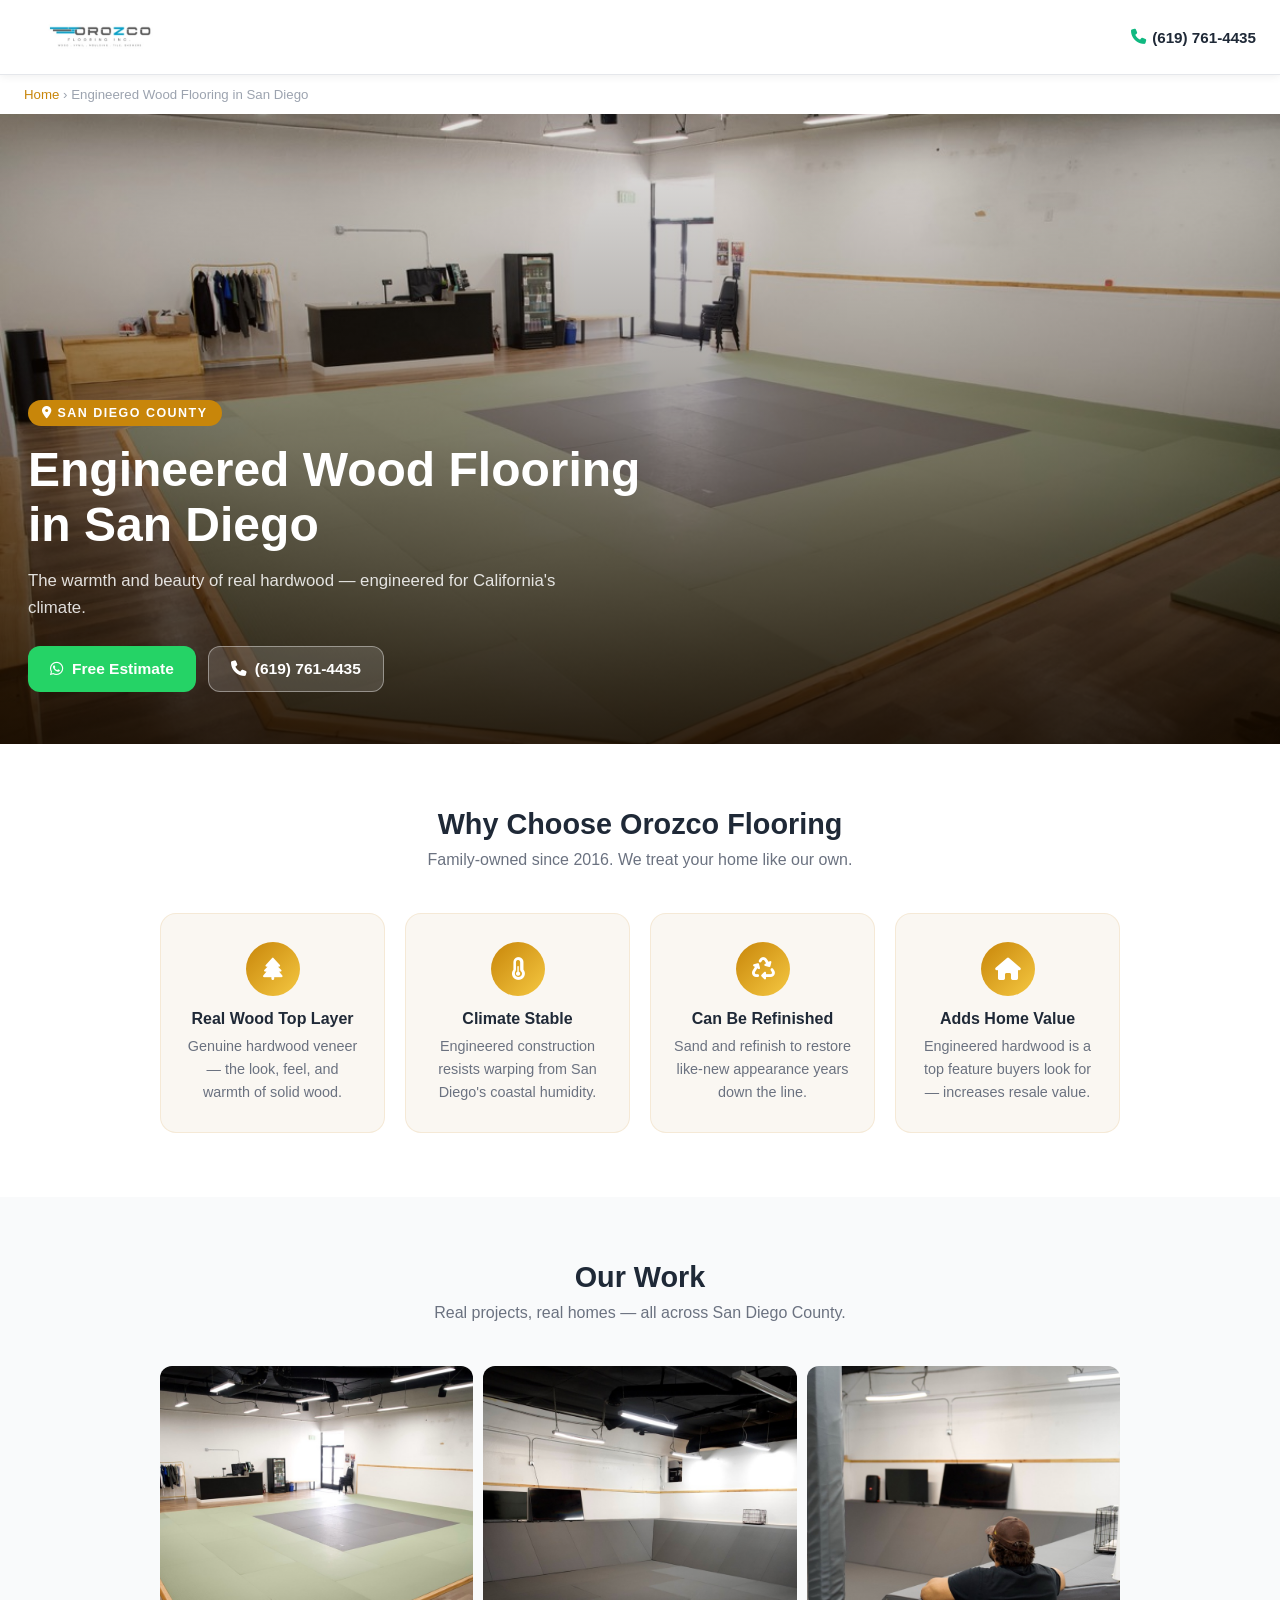
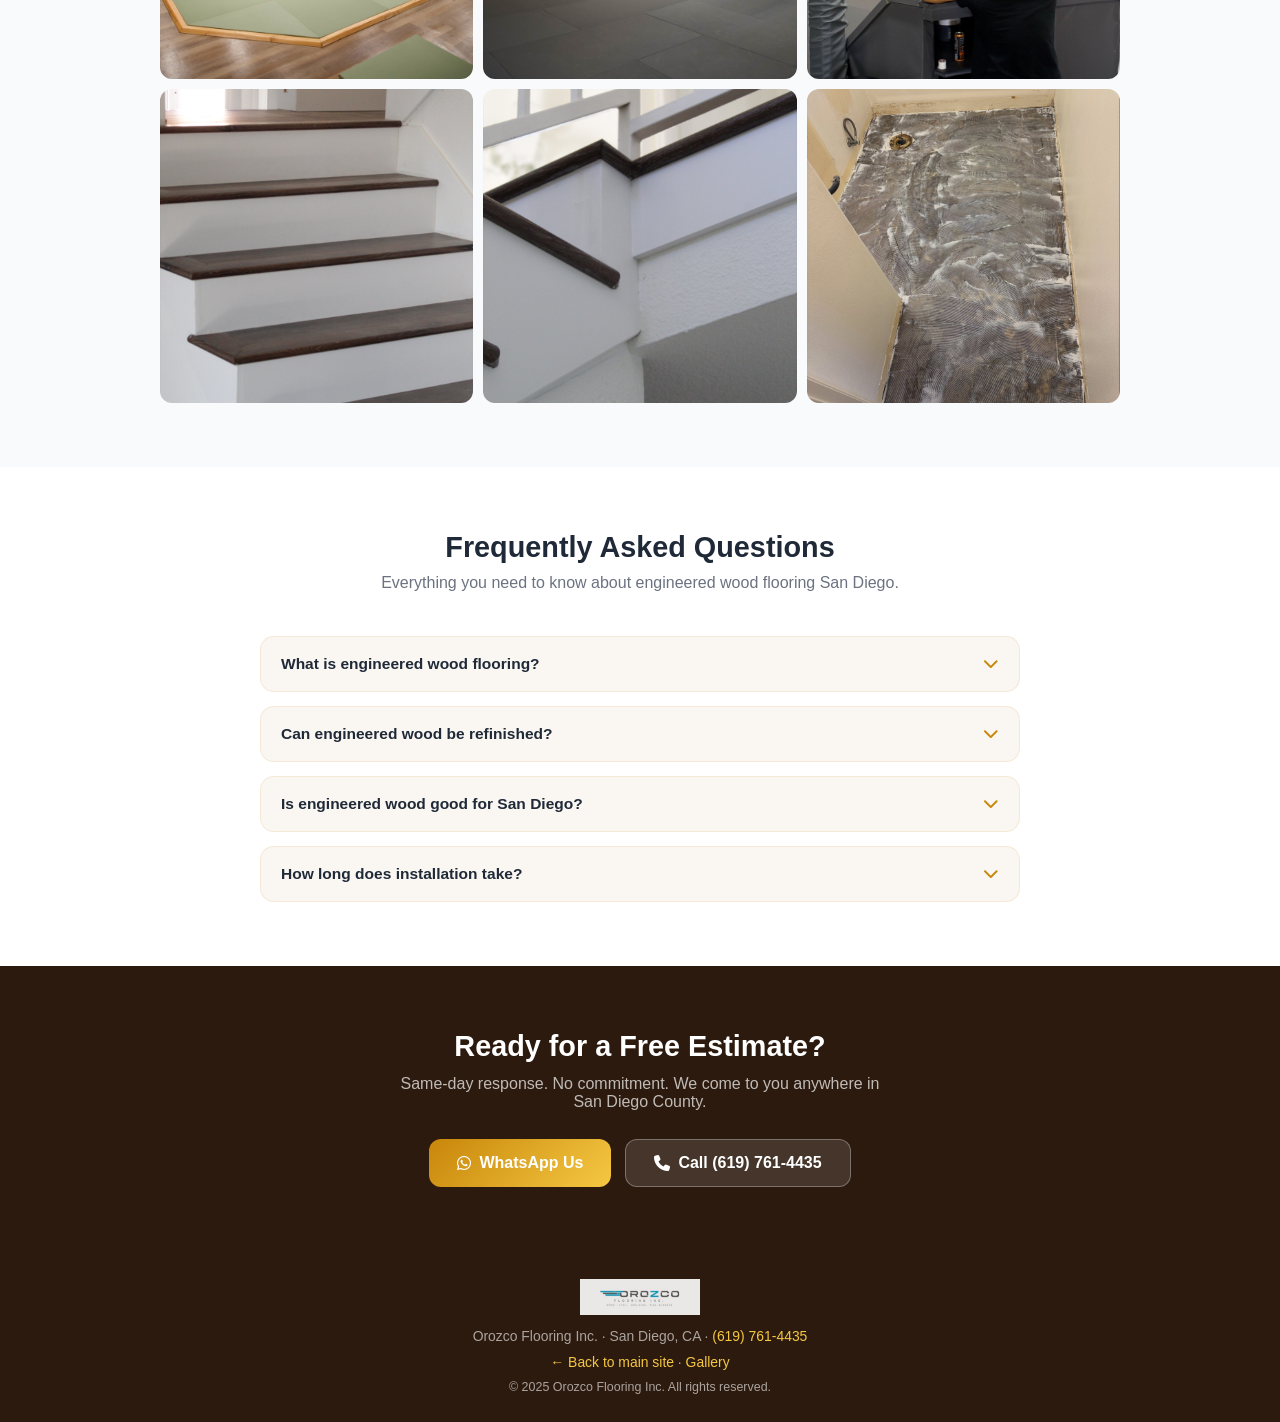
<file: engineered-wood-flooring-san-diego.html>
<!DOCTYPE html>
<html lang="en">
<head>
  <meta charset="UTF-8">
  <meta name="viewport" content="width=device-width, initial-scale=1.0">
  <title>Engineered Wood Flooring San Diego | Orozco Flooring</title>
  <meta name="description" content="Engineered hardwood installation in San Diego. Real wood top layer, superior stability. Family-owned, free in-home estimates. Call (619) 761-4435.">
  <meta property="og:title" content="Engineered Wood Flooring San Diego | Orozco Flooring">
  <meta property="og:description" content="Engineered hardwood installation in San Diego. Real wood top layer, superior stability. Family-owned, free in-home estimates. Call (619) 761-4435.">
  <meta property="og:image" content="https://orozcoflooringsd.com/images/carousel/c2p1.jpg">
  <meta property="og:url" content="https://orozcoflooringsd.com/engineered-wood-flooring-san-diego.html">
  <meta name="twitter:card" content="summary_large_image">
  <link rel="icon" href="/images/favicon.png" type="image/png">
  <link rel="canonical" href="https://orozcoflooringsd.com/engineered-wood-flooring-san-diego.html">
  <link rel="stylesheet" href="https://cdnjs.cloudflare.com/ajax/libs/font-awesome/6.5.0/css/all.min.css">
  <script type="application/ld+json">
  {
    "@context": "https://schema.org",
    "@type": "Service",
    "name": "Engineered Wood Flooring in San Diego",
    "provider": {
      "@type": "LocalBusiness",
      "name": "Orozco Flooring Inc.",
      "telephone": "+16197614435",
      "url": "https://orozcoflooringsd.com",
      "address": {"@type":"PostalAddress","addressLocality":"San Diego","addressRegion":"CA","addressCountry":"US"}
    },
    "areaServed": "San Diego County, CA",
    "description": "Engineered hardwood installation in San Diego. Real wood top layer, superior stability. Family-owned, free in-home estimates. Call (619) 761-4435."
  }
  </script>
  <script type="application/ld+json">
  {
    "@context": "https://schema.org",
    "@type": "FAQPage",
    "mainEntity": [{"@type":"Question","name":"What is engineered wood flooring?","acceptedAnswer":{"@type":"Answer","text":"Engineered wood has a real hardwood veneer on top bonded to multiple layers of plywood. It looks identical to solid hardwood but handles humidity and temperature changes better."}},{"@type":"Question","name":"Can engineered wood be refinished?","acceptedAnswer":{"@type":"Answer","text":"Yes — depending on the veneer thickness, engineered wood can be sanded and refinished 1–3 times, extending its lifespan significantly."}},{"@type":"Question","name":"Is engineered wood good for San Diego?","acceptedAnswer":{"@type":"Answer","text":"It's actually better than solid hardwood for San Diego's coastal climate. The layered construction resists the humidity swings that cause solid wood to expand and contract."}},{"@type":"Question","name":"How long does installation take?","acceptedAnswer":{"@type":"Answer","text":"Typically 1–2 days for an average home. Nail-down and glue-down methods both available depending on your subfloor."}}]
  }
  </script>
  <style>
    *{margin:0;padding:0;box-sizing:border-box}
    :root{--primary:#C8860A;--primary-dark:#A06B05;--accent:#F5C842;--secondary:#2C1A0E}
    body{font-family:'Helvetica Neue',Arial,sans-serif;color:#333;background:#fff}
    html{scroll-behavior:smooth}
    a{text-decoration:none}
    header{background:#fff;padding:12px 24px;display:flex;align-items:center;justify-content:space-between;border-bottom:1px solid #e5e7eb;position:sticky;top:0;z-index:1000;box-shadow:0 2px 8px rgba(0,0,0,.06)}
    header img{height:46px;width:auto}
    .header-phone{display:flex;align-items:center;gap:6px;color:#1f2937;font-weight:700;font-size:.95rem}
    .header-phone i{color:#10b981}
    @media(max-width:500px){.header-phone{display:none}}
    .hero{position:relative;min-height:70vh;display:flex;align-items:flex-end;overflow:hidden}
    .hero img{position:absolute;inset:0;width:100%;height:100%;object-fit:cover}
    .hero-overlay{position:absolute;inset:0;background:linear-gradient(to top,rgba(20,10,0,.88) 0%,rgba(20,10,0,.35) 60%,rgba(20,10,0,.1) 100%)}
    .hero-content{position:relative;z-index:2;padding:40px 28px 52px;max-width:680px}
    .hero-tag{display:inline-block;background:var(--primary);color:#fff;font-size:.78rem;font-weight:700;letter-spacing:1.5px;text-transform:uppercase;padding:6px 14px;border-radius:20px;margin-bottom:16px}
    .hero-content h1{font-size:clamp(1.8rem,4.5vw,3rem);font-weight:900;color:#fff;line-height:1.15;margin-bottom:14px}
    .hero-content p{color:rgba(255,255,255,.85);font-size:1.05rem;line-height:1.65;margin-bottom:24px;max-width:540px}
    .hero-ctas{display:flex;gap:12px;flex-wrap:wrap}
    .btn-wa{display:inline-flex;align-items:center;gap:8px;background:#25D366;color:#fff;padding:13px 22px;border-radius:12px;font-weight:700;font-size:.97rem;transition:background .2s,transform .2s}
    .btn-wa:hover{background:#1ebe5d;transform:translateY(-2px)}
    .btn-est{display:inline-flex;align-items:center;gap:8px;background:rgba(255,255,255,.15);border:1px solid rgba(255,255,255,.4);color:#fff;padding:13px 22px;border-radius:12px;font-weight:600;font-size:.97rem}
    .btn-est:hover{background:rgba(255,255,255,.25)}
    .benefits-section{padding:64px 24px;background:#fff}
    .benefits-section h2,.gallery-section h2,.faq-section h2{text-align:center;font-size:1.8rem;font-weight:800;color:#1f2937;margin-bottom:10px}
    .sec-sub{text-align:center;color:#6b7280;font-size:1rem;margin-bottom:44px;max-width:540px;margin-left:auto;margin-right:auto}
    .benefits-grid{display:grid;grid-template-columns:repeat(auto-fit,minmax(210px,1fr));gap:20px;max-width:960px;margin:0 auto}
    .benefit-card{background:#faf7f2;border-radius:16px;padding:28px 22px;text-align:center;border:1px solid rgba(200,134,10,.12)}
    .benefit-icon{width:54px;height:54px;border-radius:50%;background:linear-gradient(135deg,var(--primary),var(--accent));display:flex;align-items:center;justify-content:center;font-size:1.4rem;color:#fff;margin:0 auto 14px}
    .benefit-card h3{font-size:1rem;font-weight:700;color:#1f2937;margin-bottom:7px}
    .benefit-card p{font-size:.9rem;color:#6b7280;line-height:1.6}
    .gallery-section{padding:64px 24px;background:#f9fafb}
    .photo-grid{display:grid;grid-template-columns:repeat(2,1fr);gap:10px;max-width:960px;margin:36px auto 0}
    @media(min-width:640px){.photo-grid{grid-template-columns:repeat(3,1fr)}}
    .photo-grid img{width:100%;aspect-ratio:1;object-fit:cover;border-radius:12px;display:block}
    .faq-section{padding:64px 24px;background:#fff}
    .faq-list{max-width:760px;margin:36px auto 0;display:flex;flex-direction:column;gap:14px}
    .faq-item{background:#faf7f2;border-radius:14px;border:1px solid rgba(200,134,10,.12);overflow:hidden}
    .faq-q{padding:18px 20px;font-weight:700;color:#1f2937;cursor:pointer;display:flex;justify-content:space-between;align-items:center;font-size:.97rem}
    .faq-q i{color:var(--primary);transition:transform .3s;flex-shrink:0;margin-left:12px}
    .faq-a{padding:0 20px;max-height:0;overflow:hidden;transition:max-height .35s ease,padding .3s;color:#4b5563;font-size:.93rem;line-height:1.7}
    .faq-item.open .faq-a{max-height:200px;padding:0 20px 18px}
    .faq-item.open .faq-q i{transform:rotate(180deg)}
    .cta-section{padding:64px 24px;background:var(--secondary);text-align:center}
    .cta-section h2{color:#fff;font-size:1.8rem;font-weight:800;margin-bottom:12px}
    .cta-section p{color:rgba(255,255,255,.7);font-size:1rem;margin-bottom:28px;max-width:500px;margin-left:auto;margin-right:auto}
    .cta-btns{display:flex;gap:14px;justify-content:center;flex-wrap:wrap}
    .btn-gold{display:inline-flex;align-items:center;gap:8px;background:linear-gradient(135deg,var(--primary),var(--accent));color:#fff;padding:14px 28px;border-radius:12px;font-weight:700;font-size:1rem;transition:opacity .2s,transform .2s}
    .btn-gold:hover{opacity:.9;transform:translateY(-2px)}
    .btn-call{display:inline-flex;align-items:center;gap:8px;background:rgba(255,255,255,.12);border:1px solid rgba(255,255,255,.3);color:#fff;padding:14px 28px;border-radius:12px;font-weight:600;font-size:1rem}
    .btn-call:hover{background:rgba(255,255,255,.2)}
    .breadcrumb{padding:12px 24px;font-size:.83rem;color:#9ca3af}
    .breadcrumb a{color:var(--primary)}
    .mobile-cta-bar{display:none;position:fixed;bottom:0;left:0;right:0;z-index:9999;background:#fff;border-top:1px solid #e5e7eb;box-shadow:0 -4px 16px rgba(0,0,0,.13);padding:10px 14px;gap:10px}
    .mobile-cta-bar a{flex:1;display:flex;align-items:center;justify-content:center;gap:7px;padding:13px 8px;border-radius:12px;font-weight:700;font-size:.95rem;color:#fff;min-height:50px}
    .mob-wa{background:#25D366}.mob-call{background:linear-gradient(135deg,var(--primary),var(--accent))}
    @media(max-width:600px){.mobile-cta-bar{display:flex}body{padding-bottom:74px}}
    footer{background:var(--secondary);color:rgba(255,255,255,.6);text-align:center;padding:28px 20px;font-size:.87rem}
    footer a{color:var(--accent)}
    footer img{height:36px;width:auto;margin-bottom:10px;opacity:.9}
  </style>
</head>
<body>

<header>
  <a href="/"><img src="/images/logo.jpg" alt="Orozco Flooring Inc."></a>
  <a href="tel:+16197614435" class="header-phone"><i class="fas fa-phone"></i> (619) 761-4435</a>
</header>

<div class="breadcrumb"><a href="/">Home</a> › Engineered Wood Flooring in San Diego</div>

<section class="hero">
  <img src="/images/carousel/c2p1.jpg" alt="engineered wood flooring San Diego">
  <div class="hero-overlay"></div>
  <div class="hero-content">
    <span class="hero-tag"><i class="fas fa-map-marker-alt"></i> San Diego County</span>
    <h1>Engineered Wood Flooring in San Diego</h1>
    <p>The warmth and beauty of real hardwood — engineered for California's climate.</p>
    <div class="hero-ctas">
      <a href="https://wa.me/16197614435?text=Hi%2C+I%27m+interested+in+engineered%20wood%20flooring%20San%20Diego+and+would+like+a+free+estimate." target="_blank" class="btn-wa"><i class="fab fa-whatsapp"></i> Free Estimate</a>
      <a href="tel:+16197614435" class="btn-est"><i class="fas fa-phone"></i> (619) 761-4435</a>
    </div>
  </div>
</section>

<section class="benefits-section">
  <h2>Why Choose Orozco Flooring</h2>
  <p class="sec-sub">Family-owned since 2016. We treat your home like our own.</p>
  <div class="benefits-grid">
    <div class="benefit-card"><div class="benefit-icon"><i class="fas fa-tree"></i></div><h3>Real Wood Top Layer</h3><p>Genuine hardwood veneer — the look, feel, and warmth of solid wood.</p></div>
    <div class="benefit-card"><div class="benefit-icon"><i class="fas fa-thermometer-half"></i></div><h3>Climate Stable</h3><p>Engineered construction resists warping from San Diego's coastal humidity.</p></div>
    <div class="benefit-card"><div class="benefit-icon"><i class="fas fa-recycle"></i></div><h3>Can Be Refinished</h3><p>Sand and refinish to restore like-new appearance years down the line.</p></div>
    <div class="benefit-card"><div class="benefit-icon"><i class="fas fa-home"></i></div><h3>Adds Home Value</h3><p>Engineered hardwood is a top feature buyers look for — increases resale value.</p></div>

  </div>
</section>

<section class="gallery-section">
  <h2>Our Work</h2>
  <p class="sec-sub">Real projects, real homes — all across San Diego County.</p>
  <div class="photo-grid">
    <img src="/images/carousel/c2p1.jpg" alt="engineered wood flooring San Diego" loading="lazy">
    <img src="/images/carousel/c2p2.jpg" alt="engineered wood flooring San Diego" loading="lazy">
    <img src="/images/carousel/c2p3.jpg" alt="engineered wood flooring San Diego" loading="lazy">
    <img src="/images/carousel/c4p4.jpg" alt="engineered wood flooring San Diego" loading="lazy">
    <img src="/images/carousel/c4p5.jpg" alt="engineered wood flooring San Diego" loading="lazy">
    <img src="/images/carousel/c1p3.jpg" alt="engineered wood flooring San Diego" loading="lazy">

  </div>
</section>

<section class="faq-section">
  <h2>Frequently Asked Questions</h2>
  <p class="sec-sub">Everything you need to know about engineered wood flooring San Diego.</p>
  <div class="faq-list">
    <div class="faq-item"><div class="faq-q">What is engineered wood flooring?<i class="fas fa-chevron-down"></i></div><div class="faq-a">Engineered wood has a real hardwood veneer on top bonded to multiple layers of plywood. It looks identical to solid hardwood but handles humidity and temperature changes better.</div></div>
    <div class="faq-item"><div class="faq-q">Can engineered wood be refinished?<i class="fas fa-chevron-down"></i></div><div class="faq-a">Yes — depending on the veneer thickness, engineered wood can be sanded and refinished 1–3 times, extending its lifespan significantly.</div></div>
    <div class="faq-item"><div class="faq-q">Is engineered wood good for San Diego?<i class="fas fa-chevron-down"></i></div><div class="faq-a">It's actually better than solid hardwood for San Diego's coastal climate. The layered construction resists the humidity swings that cause solid wood to expand and contract.</div></div>
    <div class="faq-item"><div class="faq-q">How long does installation take?<i class="fas fa-chevron-down"></i></div><div class="faq-a">Typically 1–2 days for an average home. Nail-down and glue-down methods both available depending on your subfloor.</div></div>

  </div>
</section>

<section class="cta-section">
  <h2>Ready for a Free Estimate?</h2>
  <p>Same-day response. No commitment. We come to you anywhere in San Diego County.</p>
  <div class="cta-btns">
    <a href="https://wa.me/16197614435?text=Hi%2C+I%27d+like+a+free+estimate+for+engineered%20wood%20flooring%20San%20Diego." target="_blank" class="btn-gold"><i class="fab fa-whatsapp"></i> WhatsApp Us</a>
    <a href="tel:+16197614435" class="btn-call"><i class="fas fa-phone"></i> Call (619) 761-4435</a>
  </div>
</section>

<div class="mobile-cta-bar">
  <a href="https://wa.me/16197614435" target="_blank" class="mob-wa"><i class="fab fa-whatsapp"></i> WhatsApp</a>
  <a href="tel:+16197614435" class="mob-call"><i class="fas fa-phone"></i> Call Now</a>
</div>

<footer>
  <img src="/images/logo.jpg" alt="Orozco Flooring Inc."><br>
  Orozco Flooring Inc. · San Diego, CA · <a href="tel:+16197614435">(619) 761-4435</a><br>
  <span style="margin-top:10px;display:block"><a href="/">← Back to main site</a> · <a href="/gallery.html">Gallery</a></span>
  <span style="font-size:.78rem;margin-top:10px;display:block">© 2025 Orozco Flooring Inc. All rights reserved.</span>
</footer>

<script>
document.querySelectorAll('.faq-item').forEach(item => {
  item.querySelector('.faq-q').addEventListener('click', () => {
    const open = item.classList.toggle('open');
    document.querySelectorAll('.faq-item').forEach(o => { if(o!==item) o.classList.remove('open'); });
  });
});
</script>
</body>
</html>
</file>
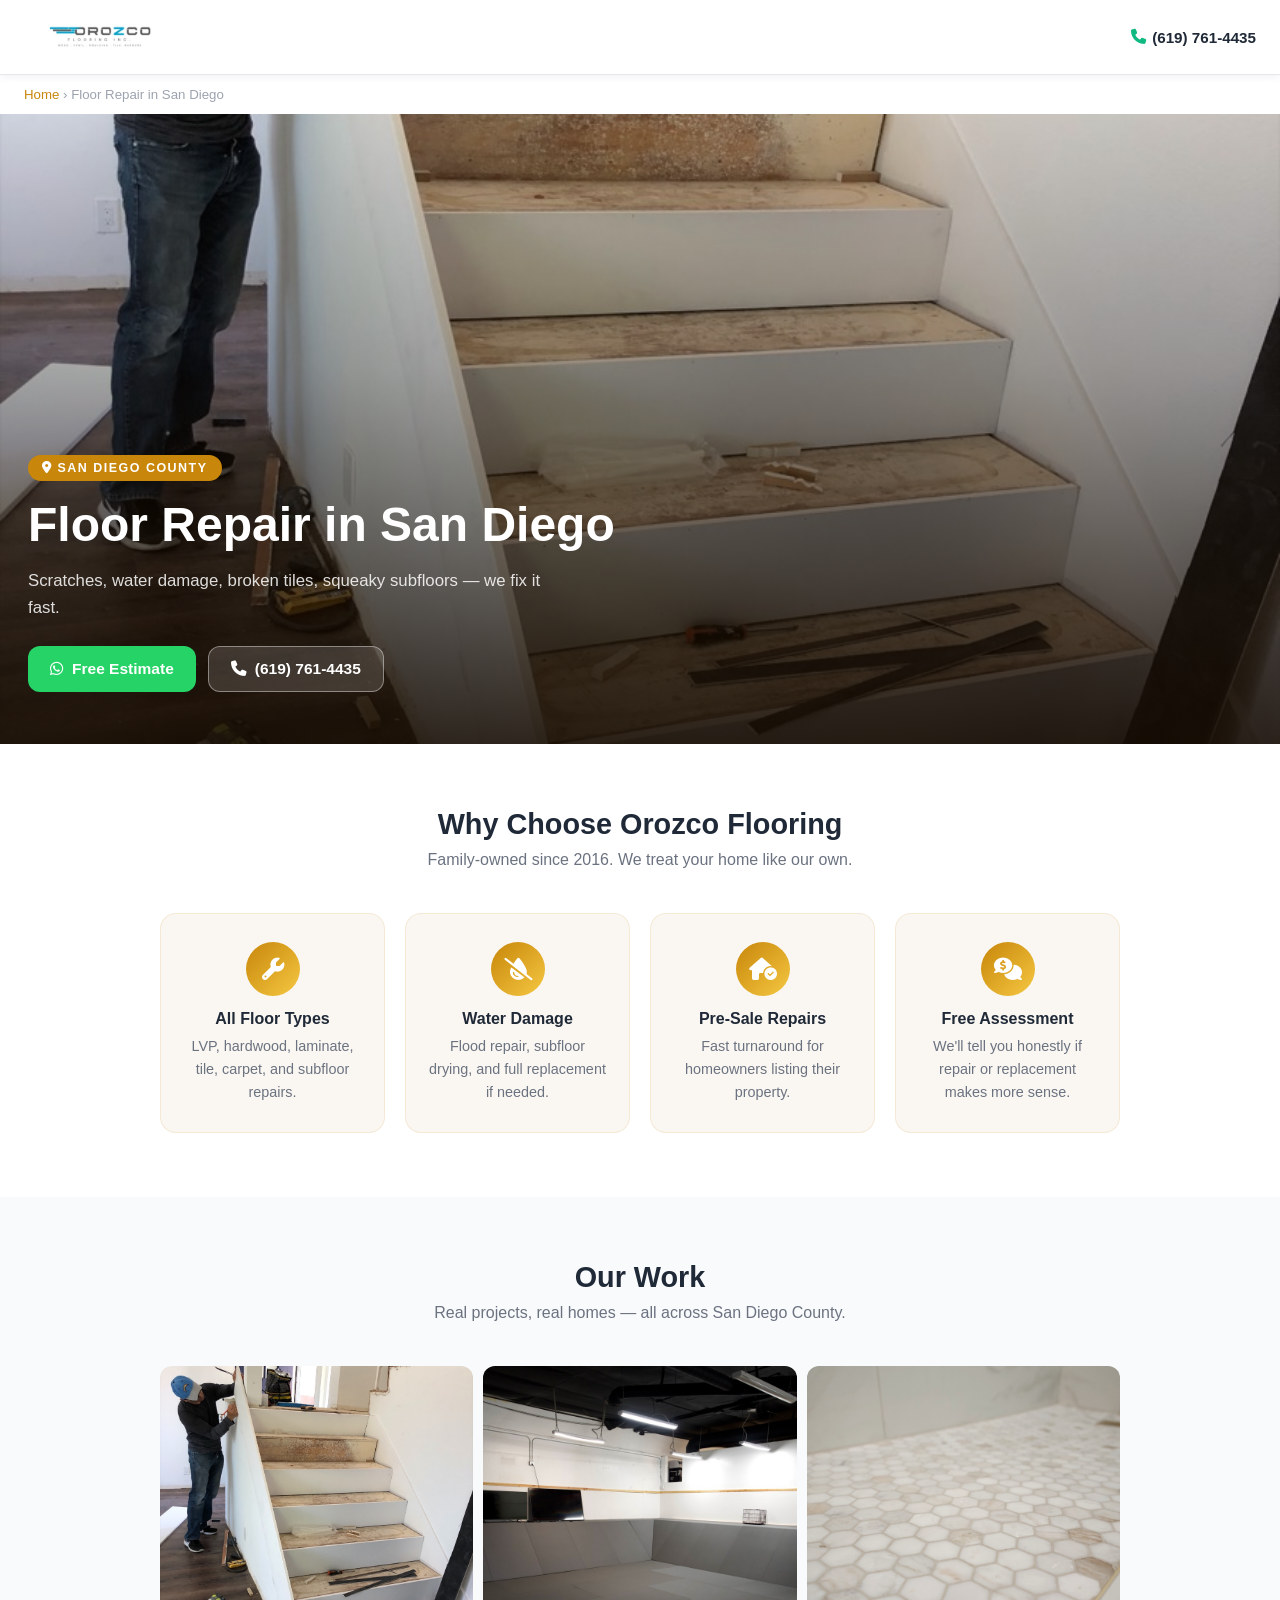
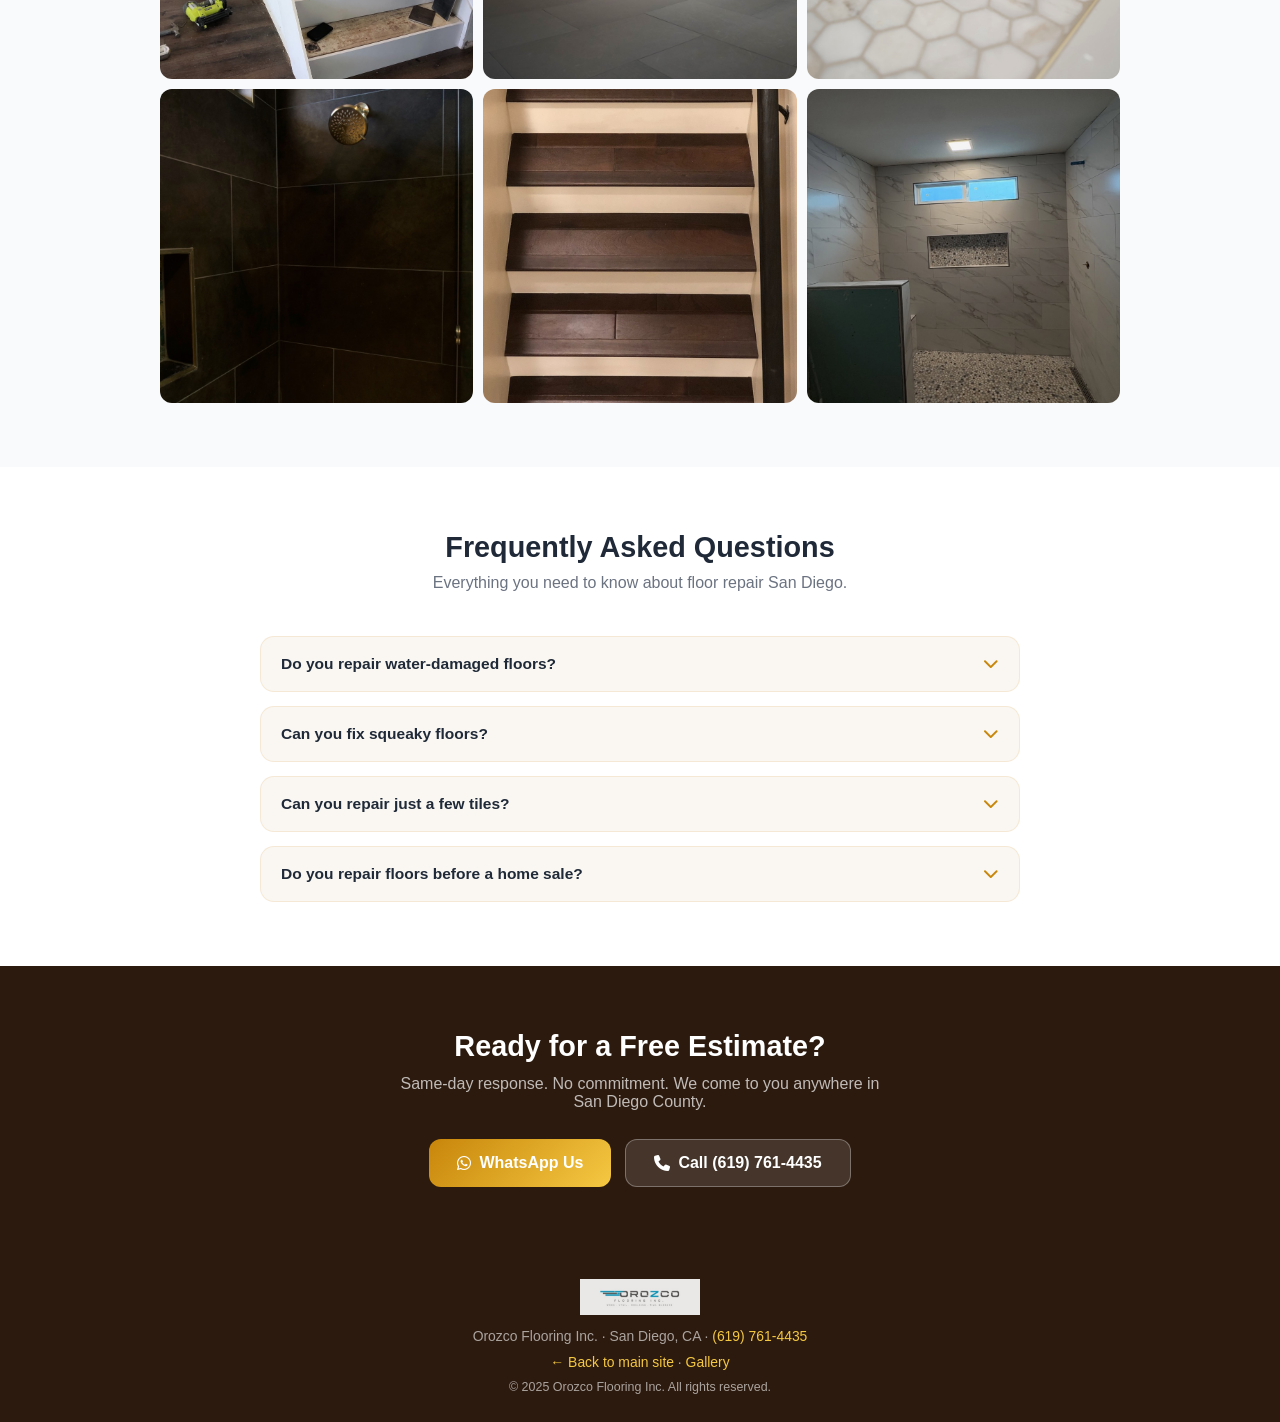
<file: floor-repair-san-diego.html>
<!DOCTYPE html>
<html lang="en">
<head>
  <meta charset="UTF-8">
  <meta name="viewport" content="width=device-width, initial-scale=1.0">
  <title>Floor Repair San Diego | Orozco Flooring</title>
  <meta name="description" content="Floor repair in San Diego — scratches, water damage, broken tiles, squeaky subfloor. Same-day response. Family-owned. Call (619) 761-4435.">
  <meta property="og:title" content="Floor Repair San Diego | Orozco Flooring">
  <meta property="og:description" content="Floor repair in San Diego — scratches, water damage, broken tiles, squeaky subfloor. Same-day response. Family-owned. Call (619) 761-4435.">
  <meta property="og:image" content="https://orozcoflooringsd.com/images/carousel/c4p1.jpg">
  <meta property="og:url" content="https://orozcoflooringsd.com/floor-repair-san-diego.html">
  <meta name="twitter:card" content="summary_large_image">
  <link rel="icon" href="/images/favicon.png" type="image/png">
  <link rel="canonical" href="https://orozcoflooringsd.com/floor-repair-san-diego.html">
  <link rel="stylesheet" href="https://cdnjs.cloudflare.com/ajax/libs/font-awesome/6.5.0/css/all.min.css">
  <script type="application/ld+json">
  {
    "@context": "https://schema.org",
    "@type": "Service",
    "name": "Floor Repair in San Diego",
    "provider": {
      "@type": "LocalBusiness",
      "name": "Orozco Flooring Inc.",
      "telephone": "+16197614435",
      "url": "https://orozcoflooringsd.com",
      "address": {"@type":"PostalAddress","addressLocality":"San Diego","addressRegion":"CA","addressCountry":"US"}
    },
    "areaServed": "San Diego County, CA",
    "description": "Floor repair in San Diego — scratches, water damage, broken tiles, squeaky subfloor. Same-day response. Family-owned. Call (619) 761-4435."
  }
  </script>
  <script type="application/ld+json">
  {
    "@context": "https://schema.org",
    "@type": "FAQPage",
    "mainEntity": [{"@type":"Question","name":"Do you repair water-damaged floors?","acceptedAnswer":{"@type":"Answer","text":"Yes. We assess the damage, remove affected boards or tiles, repair or replace the subfloor if needed, and install matching replacement material."}},{"@type":"Question","name":"Can you fix squeaky floors?","acceptedAnswer":{"@type":"Answer","text":"Yes. Squeaks usually come from the subfloor or loose boards. We identify the cause and fix it — no need to replace the whole floor."}},{"@type":"Question","name":"Can you repair just a few tiles?","acceptedAnswer":{"@type":"Answer","text":"Yes. We do partial tile repairs — removing and replacing cracked or broken tiles while matching grout color as closely as possible."}},{"@type":"Question","name":"Do you repair floors before a home sale?","acceptedAnswer":{"@type":"Answer","text":"Absolutely. We work with homeowners and real estate agents to fix floors quickly before listings go live."}}]
  }
  </script>
  <style>
    *{margin:0;padding:0;box-sizing:border-box}
    :root{--primary:#C8860A;--primary-dark:#A06B05;--accent:#F5C842;--secondary:#2C1A0E}
    body{font-family:'Helvetica Neue',Arial,sans-serif;color:#333;background:#fff}
    html{scroll-behavior:smooth}
    a{text-decoration:none}
    header{background:#fff;padding:12px 24px;display:flex;align-items:center;justify-content:space-between;border-bottom:1px solid #e5e7eb;position:sticky;top:0;z-index:1000;box-shadow:0 2px 8px rgba(0,0,0,.06)}
    header img{height:46px;width:auto}
    .header-phone{display:flex;align-items:center;gap:6px;color:#1f2937;font-weight:700;font-size:.95rem}
    .header-phone i{color:#10b981}
    @media(max-width:500px){.header-phone{display:none}}
    .hero{position:relative;min-height:70vh;display:flex;align-items:flex-end;overflow:hidden}
    .hero img{position:absolute;inset:0;width:100%;height:100%;object-fit:cover}
    .hero-overlay{position:absolute;inset:0;background:linear-gradient(to top,rgba(20,10,0,.88) 0%,rgba(20,10,0,.35) 60%,rgba(20,10,0,.1) 100%)}
    .hero-content{position:relative;z-index:2;padding:40px 28px 52px;max-width:680px}
    .hero-tag{display:inline-block;background:var(--primary);color:#fff;font-size:.78rem;font-weight:700;letter-spacing:1.5px;text-transform:uppercase;padding:6px 14px;border-radius:20px;margin-bottom:16px}
    .hero-content h1{font-size:clamp(1.8rem,4.5vw,3rem);font-weight:900;color:#fff;line-height:1.15;margin-bottom:14px}
    .hero-content p{color:rgba(255,255,255,.85);font-size:1.05rem;line-height:1.65;margin-bottom:24px;max-width:540px}
    .hero-ctas{display:flex;gap:12px;flex-wrap:wrap}
    .btn-wa{display:inline-flex;align-items:center;gap:8px;background:#25D366;color:#fff;padding:13px 22px;border-radius:12px;font-weight:700;font-size:.97rem;transition:background .2s,transform .2s}
    .btn-wa:hover{background:#1ebe5d;transform:translateY(-2px)}
    .btn-est{display:inline-flex;align-items:center;gap:8px;background:rgba(255,255,255,.15);border:1px solid rgba(255,255,255,.4);color:#fff;padding:13px 22px;border-radius:12px;font-weight:600;font-size:.97rem}
    .btn-est:hover{background:rgba(255,255,255,.25)}
    .benefits-section{padding:64px 24px;background:#fff}
    .benefits-section h2,.gallery-section h2,.faq-section h2{text-align:center;font-size:1.8rem;font-weight:800;color:#1f2937;margin-bottom:10px}
    .sec-sub{text-align:center;color:#6b7280;font-size:1rem;margin-bottom:44px;max-width:540px;margin-left:auto;margin-right:auto}
    .benefits-grid{display:grid;grid-template-columns:repeat(auto-fit,minmax(210px,1fr));gap:20px;max-width:960px;margin:0 auto}
    .benefit-card{background:#faf7f2;border-radius:16px;padding:28px 22px;text-align:center;border:1px solid rgba(200,134,10,.12)}
    .benefit-icon{width:54px;height:54px;border-radius:50%;background:linear-gradient(135deg,var(--primary),var(--accent));display:flex;align-items:center;justify-content:center;font-size:1.4rem;color:#fff;margin:0 auto 14px}
    .benefit-card h3{font-size:1rem;font-weight:700;color:#1f2937;margin-bottom:7px}
    .benefit-card p{font-size:.9rem;color:#6b7280;line-height:1.6}
    .gallery-section{padding:64px 24px;background:#f9fafb}
    .photo-grid{display:grid;grid-template-columns:repeat(2,1fr);gap:10px;max-width:960px;margin:36px auto 0}
    @media(min-width:640px){.photo-grid{grid-template-columns:repeat(3,1fr)}}
    .photo-grid img{width:100%;aspect-ratio:1;object-fit:cover;border-radius:12px;display:block}
    .faq-section{padding:64px 24px;background:#fff}
    .faq-list{max-width:760px;margin:36px auto 0;display:flex;flex-direction:column;gap:14px}
    .faq-item{background:#faf7f2;border-radius:14px;border:1px solid rgba(200,134,10,.12);overflow:hidden}
    .faq-q{padding:18px 20px;font-weight:700;color:#1f2937;cursor:pointer;display:flex;justify-content:space-between;align-items:center;font-size:.97rem}
    .faq-q i{color:var(--primary);transition:transform .3s;flex-shrink:0;margin-left:12px}
    .faq-a{padding:0 20px;max-height:0;overflow:hidden;transition:max-height .35s ease,padding .3s;color:#4b5563;font-size:.93rem;line-height:1.7}
    .faq-item.open .faq-a{max-height:200px;padding:0 20px 18px}
    .faq-item.open .faq-q i{transform:rotate(180deg)}
    .cta-section{padding:64px 24px;background:var(--secondary);text-align:center}
    .cta-section h2{color:#fff;font-size:1.8rem;font-weight:800;margin-bottom:12px}
    .cta-section p{color:rgba(255,255,255,.7);font-size:1rem;margin-bottom:28px;max-width:500px;margin-left:auto;margin-right:auto}
    .cta-btns{display:flex;gap:14px;justify-content:center;flex-wrap:wrap}
    .btn-gold{display:inline-flex;align-items:center;gap:8px;background:linear-gradient(135deg,var(--primary),var(--accent));color:#fff;padding:14px 28px;border-radius:12px;font-weight:700;font-size:1rem;transition:opacity .2s,transform .2s}
    .btn-gold:hover{opacity:.9;transform:translateY(-2px)}
    .btn-call{display:inline-flex;align-items:center;gap:8px;background:rgba(255,255,255,.12);border:1px solid rgba(255,255,255,.3);color:#fff;padding:14px 28px;border-radius:12px;font-weight:600;font-size:1rem}
    .btn-call:hover{background:rgba(255,255,255,.2)}
    .breadcrumb{padding:12px 24px;font-size:.83rem;color:#9ca3af}
    .breadcrumb a{color:var(--primary)}
    .mobile-cta-bar{display:none;position:fixed;bottom:0;left:0;right:0;z-index:9999;background:#fff;border-top:1px solid #e5e7eb;box-shadow:0 -4px 16px rgba(0,0,0,.13);padding:10px 14px;gap:10px}
    .mobile-cta-bar a{flex:1;display:flex;align-items:center;justify-content:center;gap:7px;padding:13px 8px;border-radius:12px;font-weight:700;font-size:.95rem;color:#fff;min-height:50px}
    .mob-wa{background:#25D366}.mob-call{background:linear-gradient(135deg,var(--primary),var(--accent))}
    @media(max-width:600px){.mobile-cta-bar{display:flex}body{padding-bottom:74px}}
    footer{background:var(--secondary);color:rgba(255,255,255,.6);text-align:center;padding:28px 20px;font-size:.87rem}
    footer a{color:var(--accent)}
    footer img{height:36px;width:auto;margin-bottom:10px;opacity:.9}
  </style>
</head>
<body>

<header>
  <a href="/"><img src="/images/logo.jpg" alt="Orozco Flooring Inc."></a>
  <a href="tel:+16197614435" class="header-phone"><i class="fas fa-phone"></i> (619) 761-4435</a>
</header>

<div class="breadcrumb"><a href="/">Home</a> › Floor Repair in San Diego</div>

<section class="hero">
  <img src="/images/carousel/c4p1.jpg" alt="floor repair San Diego">
  <div class="hero-overlay"></div>
  <div class="hero-content">
    <span class="hero-tag"><i class="fas fa-map-marker-alt"></i> San Diego County</span>
    <h1>Floor Repair in San Diego</h1>
    <p>Scratches, water damage, broken tiles, squeaky subfloors — we fix it fast.</p>
    <div class="hero-ctas">
      <a href="https://wa.me/16197614435?text=Hi%2C+I%27m+interested+in+floor%20repair%20San%20Diego+and+would+like+a+free+estimate." target="_blank" class="btn-wa"><i class="fab fa-whatsapp"></i> Free Estimate</a>
      <a href="tel:+16197614435" class="btn-est"><i class="fas fa-phone"></i> (619) 761-4435</a>
    </div>
  </div>
</section>

<section class="benefits-section">
  <h2>Why Choose Orozco Flooring</h2>
  <p class="sec-sub">Family-owned since 2016. We treat your home like our own.</p>
  <div class="benefits-grid">
    <div class="benefit-card"><div class="benefit-icon"><i class="fas fa-wrench"></i></div><h3>All Floor Types</h3><p>LVP, hardwood, laminate, tile, carpet, and subfloor repairs.</p></div>
    <div class="benefit-card"><div class="benefit-icon"><i class="fas fa-droplet-slash"></i></div><h3>Water Damage</h3><p>Flood repair, subfloor drying, and full replacement if needed.</p></div>
    <div class="benefit-card"><div class="benefit-icon"><i class="fas fa-house-circle-check"></i></div><h3>Pre-Sale Repairs</h3><p>Fast turnaround for homeowners listing their property.</p></div>
    <div class="benefit-card"><div class="benefit-icon"><i class="fas fa-comments-dollar"></i></div><h3>Free Assessment</h3><p>We'll tell you honestly if repair or replacement makes more sense.</p></div>

  </div>
</section>

<section class="gallery-section">
  <h2>Our Work</h2>
  <p class="sec-sub">Real projects, real homes — all across San Diego County.</p>
  <div class="photo-grid">
    <img src="/images/carousel/c4p1.jpg" alt="floor repair San Diego" loading="lazy">
    <img src="/images/carousel/c2p2.jpg" alt="floor repair San Diego" loading="lazy">
    <img src="/images/carousel/c6p3.jpg" alt="floor repair San Diego" loading="lazy">
    <img src="/images/carousel/c7p3.jpg" alt="floor repair San Diego" loading="lazy">
    <img src="/images/carousel/c8p2.jpg" alt="floor repair San Diego" loading="lazy">
    <img src="/images/carousel/c5p3.jpg" alt="floor repair San Diego" loading="lazy">

  </div>
</section>

<section class="faq-section">
  <h2>Frequently Asked Questions</h2>
  <p class="sec-sub">Everything you need to know about floor repair San Diego.</p>
  <div class="faq-list">
    <div class="faq-item"><div class="faq-q">Do you repair water-damaged floors?<i class="fas fa-chevron-down"></i></div><div class="faq-a">Yes. We assess the damage, remove affected boards or tiles, repair or replace the subfloor if needed, and install matching replacement material.</div></div>
    <div class="faq-item"><div class="faq-q">Can you fix squeaky floors?<i class="fas fa-chevron-down"></i></div><div class="faq-a">Yes. Squeaks usually come from the subfloor or loose boards. We identify the cause and fix it — no need to replace the whole floor.</div></div>
    <div class="faq-item"><div class="faq-q">Can you repair just a few tiles?<i class="fas fa-chevron-down"></i></div><div class="faq-a">Yes. We do partial tile repairs — removing and replacing cracked or broken tiles while matching grout color as closely as possible.</div></div>
    <div class="faq-item"><div class="faq-q">Do you repair floors before a home sale?<i class="fas fa-chevron-down"></i></div><div class="faq-a">Absolutely. We work with homeowners and real estate agents to fix floors quickly before listings go live.</div></div>

  </div>
</section>

<section class="cta-section">
  <h2>Ready for a Free Estimate?</h2>
  <p>Same-day response. No commitment. We come to you anywhere in San Diego County.</p>
  <div class="cta-btns">
    <a href="https://wa.me/16197614435?text=Hi%2C+I%27d+like+a+free+estimate+for+floor%20repair%20San%20Diego." target="_blank" class="btn-gold"><i class="fab fa-whatsapp"></i> WhatsApp Us</a>
    <a href="tel:+16197614435" class="btn-call"><i class="fas fa-phone"></i> Call (619) 761-4435</a>
  </div>
</section>

<div class="mobile-cta-bar">
  <a href="https://wa.me/16197614435" target="_blank" class="mob-wa"><i class="fab fa-whatsapp"></i> WhatsApp</a>
  <a href="tel:+16197614435" class="mob-call"><i class="fas fa-phone"></i> Call Now</a>
</div>

<footer>
  <img src="/images/logo.jpg" alt="Orozco Flooring Inc."><br>
  Orozco Flooring Inc. · San Diego, CA · <a href="tel:+16197614435">(619) 761-4435</a><br>
  <span style="margin-top:10px;display:block"><a href="/">← Back to main site</a> · <a href="/gallery.html">Gallery</a></span>
  <span style="font-size:.78rem;margin-top:10px;display:block">© 2025 Orozco Flooring Inc. All rights reserved.</span>
</footer>

<script>
document.querySelectorAll('.faq-item').forEach(item => {
  item.querySelector('.faq-q').addEventListener('click', () => {
    const open = item.classList.toggle('open');
    document.querySelectorAll('.faq-item').forEach(o => { if(o!==item) o.classList.remove('open'); });
  });
});
</script>
</body>
</html>
</file>
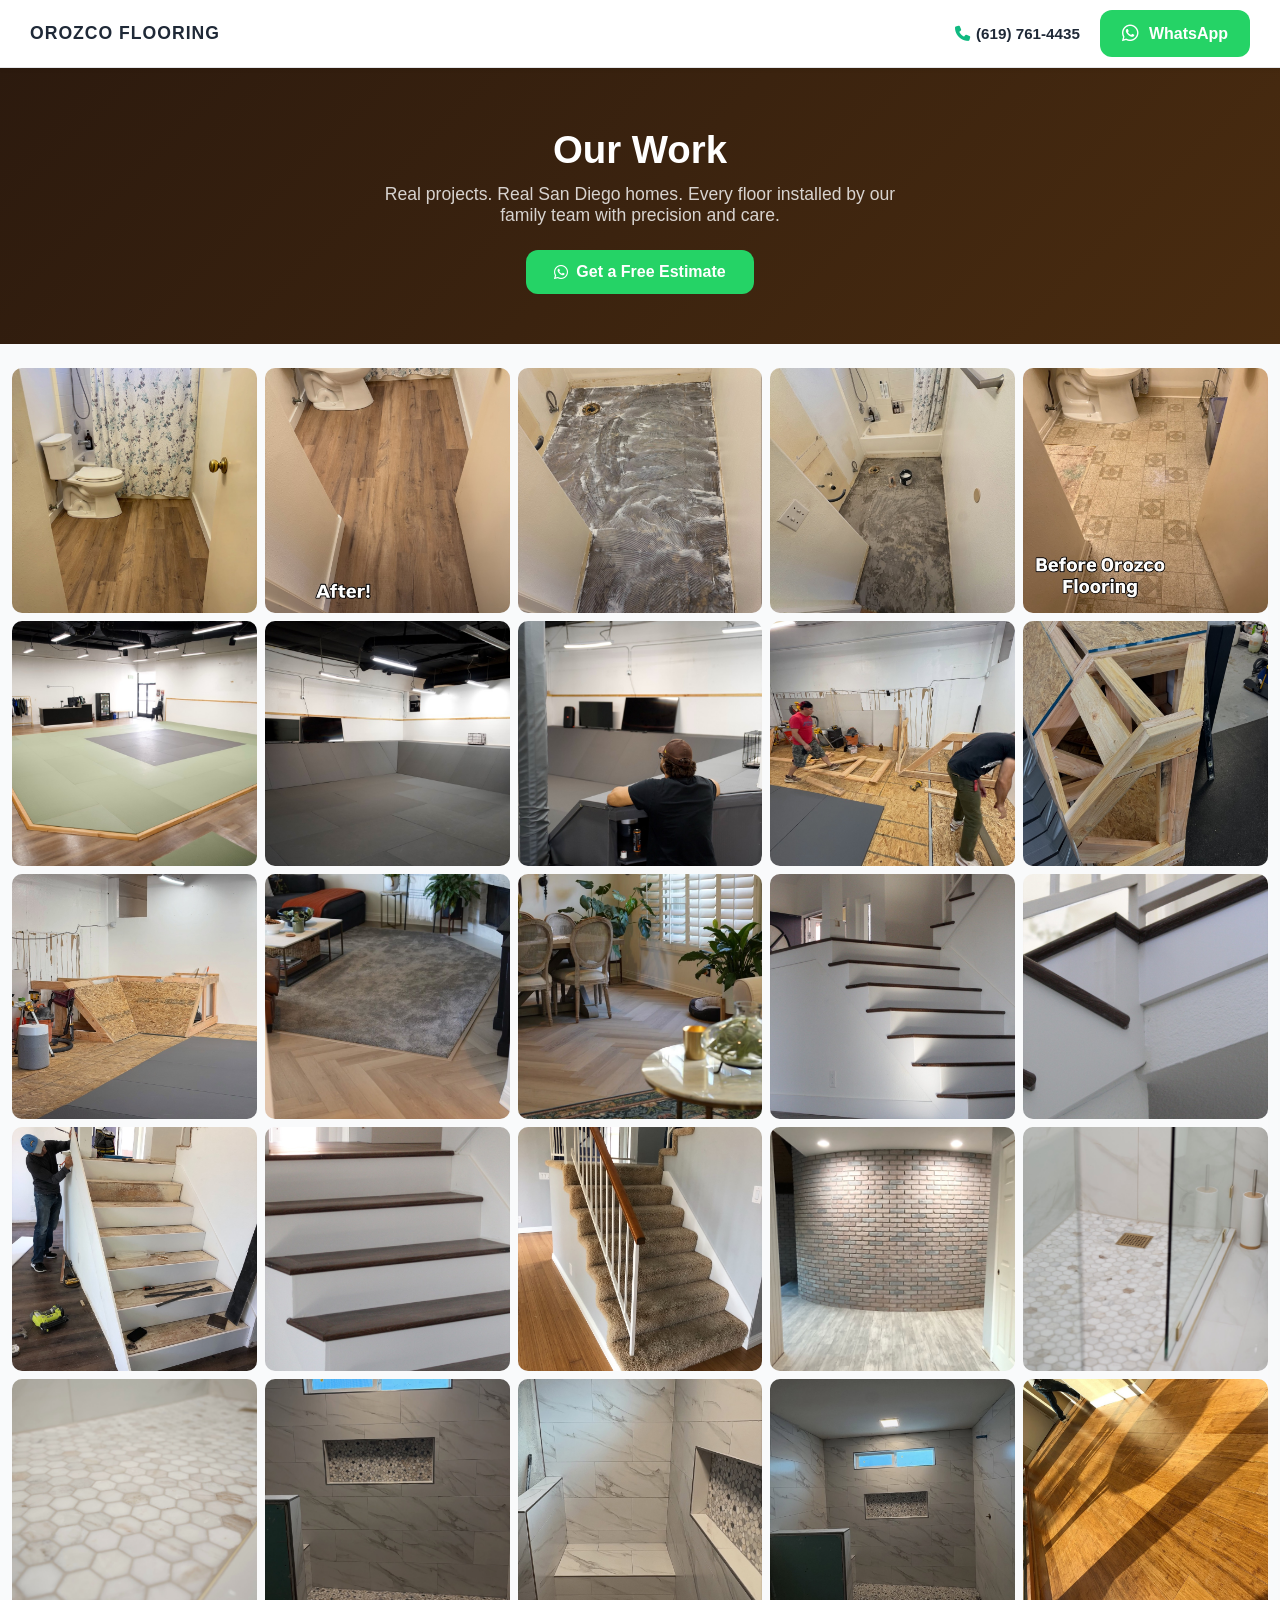
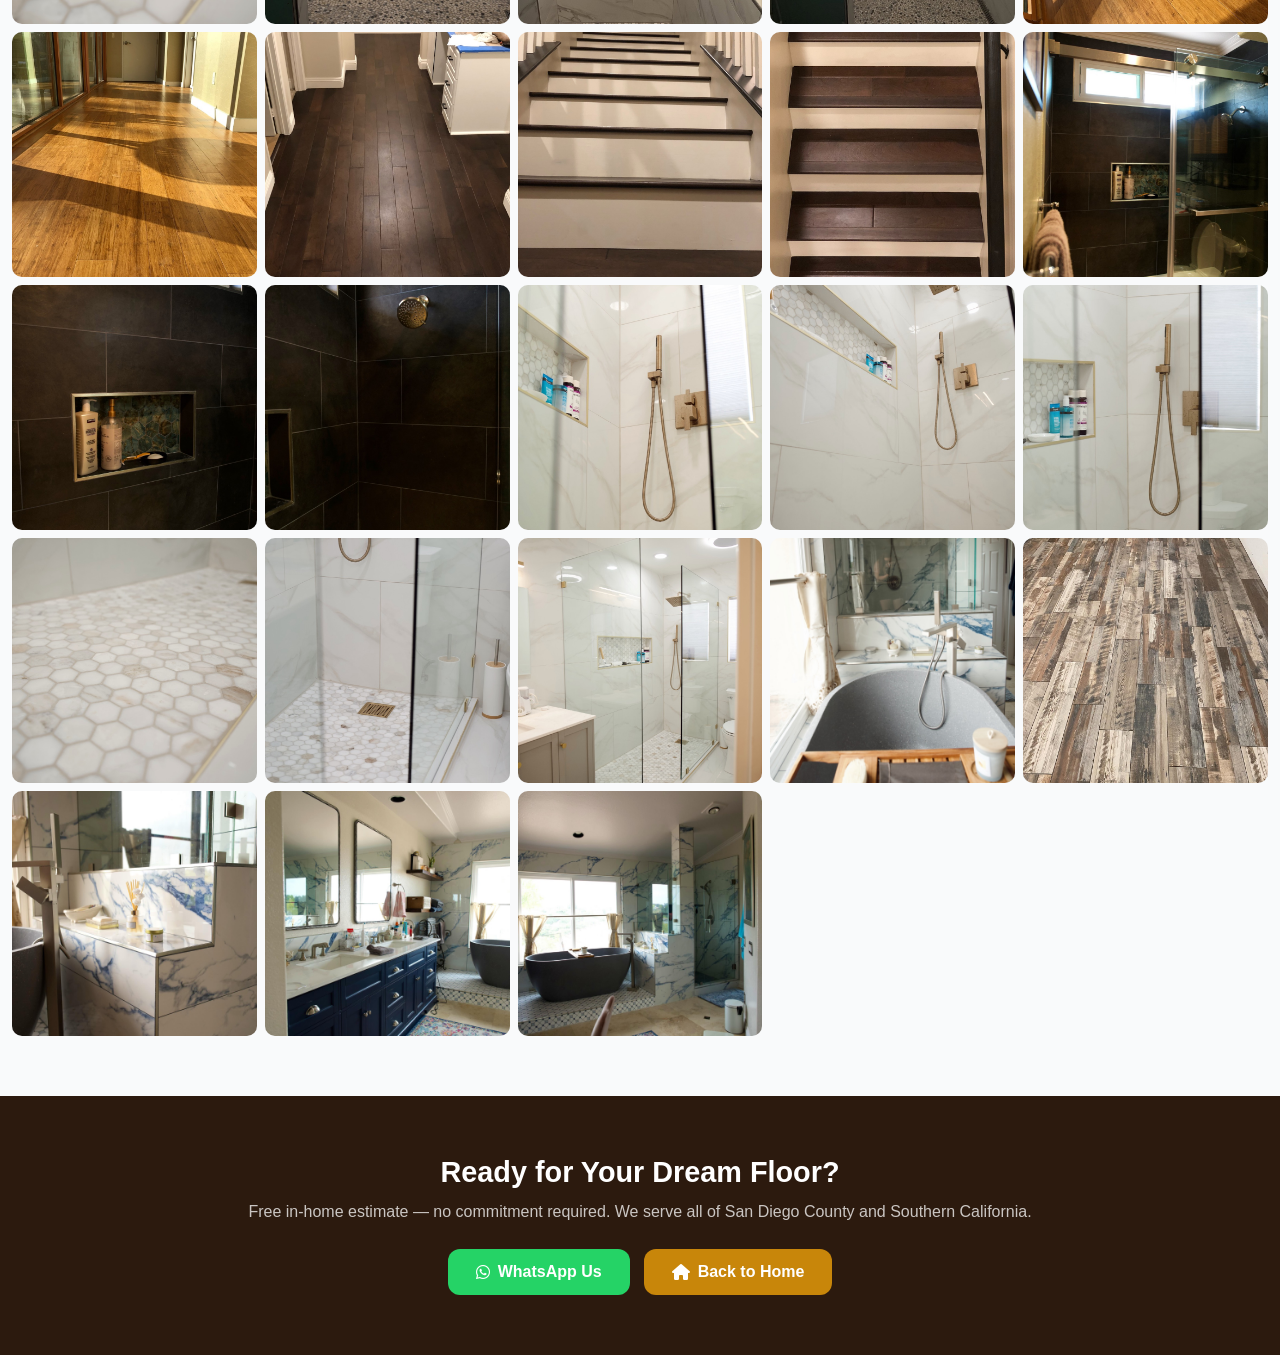
<file: gallery.html>
<!DOCTYPE html>
<html lang="en">
<head>
  <meta charset="utf-8">
  <meta name="viewport" content="width=device-width, initial-scale=1.0">
  <title>Flooring Project Gallery | Orozco Flooring San Diego</title>
  <meta name="description" content="Browse real flooring projects by Orozco Flooring Inc. — LVP, engineered wood, tile, stairs, and bathroom showers installed across San Diego County.">
  <link rel="canonical" href="https://orozcoflooringsd.com/gallery.html">
  <link rel="icon" href="/images/favicon.png" type="image/png">
  <meta property="og:type" content="website">
  <meta property="og:url" content="https://orozcoflooringsd.com/gallery.html">
  <meta property="og:title" content="Flooring Gallery | Orozco Flooring San Diego">
  <meta property="og:description" content="Real flooring projects by Orozco Flooring — LVP, hardwood, tile, stairs & showers in San Diego.">
  <meta property="og:image" content="https://orozcoflooringsd.com/images/project1.jpg">
  <script type="application/ld+json">
  {
    "@context": "https://schema.org",
    "@type": "ImageGallery",
    "name": "Orozco Flooring Project Gallery",
    "description": "Photos of flooring installation projects completed by Orozco Flooring Inc. in San Diego, CA.",
    "url": "https://orozcoflooringsd.com/gallery.html",
    "author": {
      "@type": "LocalBusiness",
      "name": "Orozco Flooring Inc.",
      "telephone": "+1-619-761-4435",
      "url": "https://orozcoflooringsd.com"
    }
  }
  </script>
  <link rel="stylesheet" href="/styles.css">
  <link rel="stylesheet" href="https://cdnjs.cloudflare.com/ajax/libs/font-awesome/6.4.0/css/all.min.css">
  <style>
    .gallery-page-hero {
      background: linear-gradient(135deg, var(--secondary), #4a2c10);
      padding: 60px 20px 50px;
      text-align: center;
      color: white;
    }
    .gallery-page-hero h1 { font-size: 2.4rem; font-weight: 800; margin-bottom: 12px; }
    .gallery-page-hero p { font-size: 1.1rem; color: rgba(255,255,255,0.8); max-width: 560px; margin: 0 auto 24px; }
    .gallery-page-hero a { display: inline-flex; align-items: center; gap: 8px; background: #25D366; color: white; padding: 13px 28px; border-radius: 12px; font-weight: 700; text-decoration: none; }
    .gal-grid {
      display: grid;
      grid-template-columns: repeat(2, 1fr);
      gap: 6px;
      max-width: 1400px;
      margin: 0 auto;
      padding: 24px 12px 60px;
    }
    @media (min-width: 600px) { .gal-grid { grid-template-columns: repeat(3, 1fr); } }
    @media (min-width: 900px) { .gal-grid { grid-template-columns: repeat(4, 1fr); gap: 8px; } }
    @media (min-width: 1200px) { .gal-grid { grid-template-columns: repeat(5, 1fr); } }
    .gal-item { border-radius: 10px; overflow: hidden; aspect-ratio: 1; background: #f3f4f6; }
    .gal-item img { width: 100%; height: 100%; object-fit: cover; display: block; transition: transform 0.3s; }
    .gal-item:hover img { transform: scale(1.04); }
    .gal-cta {
      background: var(--secondary); text-align: center;
      padding: 60px 20px; color: white;
    }
    .gal-cta h2 { font-size: 1.8rem; margin-bottom: 14px; }
    .gal-cta p { color: rgba(255,255,255,0.75); margin-bottom: 28px; }
    .gal-cta-btns { display: flex; gap: 14px; justify-content: center; flex-wrap: wrap; }
    .gal-cta-btns a {
      display: inline-flex; align-items: center; gap: 8px;
      padding: 14px 28px; border-radius: 12px; font-weight: 700; text-decoration: none;
    }
    .btn-wa { background: #25D366; color: white; }
    .btn-home { background: var(--primary); color: white; }
  </style>
</head>
<body>

<header>
  <div class="logo-section">
    <span class="clinic-name">Orozco Flooring</span>
  </div>
  <div class="header-contact">
    <a href="tel:+16197614435" class="header-phone"><i class="fas fa-phone"></i> (619) 761-4435</a>
    <a href="https://wa.me/16197614435" class="btn whatsapp" target="_blank" rel="noopener"><i class="fab fa-whatsapp"></i> WhatsApp</a>
  </div>
</header>

<section class="gallery-page-hero">
  <h1>Our Work</h1>
  <p>Real projects. Real San Diego homes. Every floor installed by our family team with precision and care.</p>
  <a href="https://wa.me/16197614435?text=Hi! I saw your gallery and I'd like a free estimate." target="_blank" rel="noopener">
    <i class="fab fa-whatsapp"></i> Get a Free Estimate
  </a>
</section>

<div class="gal-grid">
    <div class="gal-item"><img src="/images/gallery/g01.jpg" alt="Orozco Flooring project San Diego - Photo 01" loading="lazy" width="400" height="400"></div>
    <div class="gal-item"><img src="/images/gallery/g02.jpg" alt="Orozco Flooring project San Diego - Photo 02" loading="lazy" width="400" height="400"></div>
    <div class="gal-item"><img src="/images/gallery/g03.jpg" alt="Orozco Flooring project San Diego - Photo 03" loading="lazy" width="400" height="400"></div>
    <div class="gal-item"><img src="/images/gallery/g04.jpg" alt="Orozco Flooring project San Diego - Photo 04" loading="lazy" width="400" height="400"></div>
    <div class="gal-item"><img src="/images/gallery/g05.jpg" alt="Orozco Flooring project San Diego - Photo 05" loading="lazy" width="400" height="400"></div>
    <div class="gal-item"><img src="/images/gallery/g06.jpg" alt="Orozco Flooring project San Diego - Photo 06" loading="lazy" width="400" height="400"></div>
    <div class="gal-item"><img src="/images/gallery/g07.jpg" alt="Orozco Flooring project San Diego - Photo 07" loading="lazy" width="400" height="400"></div>
    <div class="gal-item"><img src="/images/gallery/g08.jpg" alt="Orozco Flooring project San Diego - Photo 08" loading="lazy" width="400" height="400"></div>
    <div class="gal-item"><img src="/images/gallery/g09.jpg" alt="Orozco Flooring project San Diego - Photo 09" loading="lazy" width="400" height="400"></div>
    <div class="gal-item"><img src="/images/gallery/g10.jpg" alt="Orozco Flooring project San Diego - Photo 10" loading="lazy" width="400" height="400"></div>
    <div class="gal-item"><img src="/images/gallery/g11.jpg" alt="Orozco Flooring project San Diego - Photo 11" loading="lazy" width="400" height="400"></div>
    <div class="gal-item"><img src="/images/gallery/g12.jpg" alt="Orozco Flooring project San Diego - Photo 12" loading="lazy" width="400" height="400"></div>
    <div class="gal-item"><img src="/images/gallery/g13.jpg" alt="Orozco Flooring project San Diego - Photo 13" loading="lazy" width="400" height="400"></div>
    <div class="gal-item"><img src="/images/gallery/g14.jpg" alt="Orozco Flooring project San Diego - Photo 14" loading="lazy" width="400" height="400"></div>
    <div class="gal-item"><img src="/images/gallery/g15.jpg" alt="Orozco Flooring project San Diego - Photo 15" loading="lazy" width="400" height="400"></div>
    <div class="gal-item"><img src="/images/gallery/g16.jpg" alt="Orozco Flooring project San Diego - Photo 16" loading="lazy" width="400" height="400"></div>
    <div class="gal-item"><img src="/images/gallery/g17.jpg" alt="Orozco Flooring project San Diego - Photo 17" loading="lazy" width="400" height="400"></div>
    <div class="gal-item"><img src="/images/gallery/g18.jpg" alt="Orozco Flooring project San Diego - Photo 18" loading="lazy" width="400" height="400"></div>
    <div class="gal-item"><img src="/images/gallery/g19.jpg" alt="Orozco Flooring project San Diego - Photo 19" loading="lazy" width="400" height="400"></div>
    <div class="gal-item"><img src="/images/gallery/g20.jpg" alt="Orozco Flooring project San Diego - Photo 20" loading="lazy" width="400" height="400"></div>
    <div class="gal-item"><img src="/images/gallery/g21.jpg" alt="Orozco Flooring project San Diego - Photo 21" loading="lazy" width="400" height="400"></div>
    <div class="gal-item"><img src="/images/gallery/g22.jpg" alt="Orozco Flooring project San Diego - Photo 22" loading="lazy" width="400" height="400"></div>
    <div class="gal-item"><img src="/images/gallery/g23.jpg" alt="Orozco Flooring project San Diego - Photo 23" loading="lazy" width="400" height="400"></div>
    <div class="gal-item"><img src="/images/gallery/g24.jpg" alt="Orozco Flooring project San Diego - Photo 24" loading="lazy" width="400" height="400"></div>
    <div class="gal-item"><img src="/images/gallery/g25.jpg" alt="Orozco Flooring project San Diego - Photo 25" loading="lazy" width="400" height="400"></div>
    <div class="gal-item"><img src="/images/gallery/g26.jpg" alt="Orozco Flooring project San Diego - Photo 26" loading="lazy" width="400" height="400"></div>
    <div class="gal-item"><img src="/images/gallery/g27.jpg" alt="Orozco Flooring project San Diego - Photo 27" loading="lazy" width="400" height="400"></div>
    <div class="gal-item"><img src="/images/gallery/g28.jpg" alt="Orozco Flooring project San Diego - Photo 28" loading="lazy" width="400" height="400"></div>
    <div class="gal-item"><img src="/images/gallery/g29.jpg" alt="Orozco Flooring project San Diego - Photo 29" loading="lazy" width="400" height="400"></div>
    <div class="gal-item"><img src="/images/gallery/g30.jpg" alt="Orozco Flooring project San Diego - Photo 30" loading="lazy" width="400" height="400"></div>
    <div class="gal-item"><img src="/images/gallery/g31.jpg" alt="Orozco Flooring project San Diego - Photo 31" loading="lazy" width="400" height="400"></div>
    <div class="gal-item"><img src="/images/gallery/g32.jpg" alt="Orozco Flooring project San Diego - Photo 32" loading="lazy" width="400" height="400"></div>
    <div class="gal-item"><img src="/images/gallery/g33.jpg" alt="Orozco Flooring project San Diego - Photo 33" loading="lazy" width="400" height="400"></div>
    <div class="gal-item"><img src="/images/gallery/g34.jpg" alt="Orozco Flooring project San Diego - Photo 34" loading="lazy" width="400" height="400"></div>
    <div class="gal-item"><img src="/images/gallery/g35.jpg" alt="Orozco Flooring project San Diego - Photo 35" loading="lazy" width="400" height="400"></div>
    <div class="gal-item"><img src="/images/gallery/g36.jpg" alt="Orozco Flooring project San Diego - Photo 36" loading="lazy" width="400" height="400"></div>
    <div class="gal-item"><img src="/images/gallery/g37.jpg" alt="Orozco Flooring project San Diego - Photo 37" loading="lazy" width="400" height="400"></div>
    <div class="gal-item"><img src="/images/gallery/g38.jpg" alt="Orozco Flooring project San Diego - Photo 38" loading="lazy" width="400" height="400"></div>
    <div class="gal-item"><img src="/images/gallery/g39.jpg" alt="Orozco Flooring project San Diego - Photo 39" loading="lazy" width="400" height="400"></div>
    <div class="gal-item"><img src="/images/gallery/g40.jpg" alt="Orozco Flooring project San Diego - Photo 40" loading="lazy" width="400" height="400"></div>
    <div class="gal-item"><img src="/images/gallery/g41.jpg" alt="Orozco Flooring project San Diego - Photo 41" loading="lazy" width="400" height="400"></div>
    <div class="gal-item"><img src="/images/gallery/g42.jpg" alt="Orozco Flooring project San Diego - Photo 42" loading="lazy" width="400" height="400"></div>
    <div class="gal-item"><img src="/images/gallery/g43.jpg" alt="Orozco Flooring project San Diego - Photo 43" loading="lazy" width="400" height="400"></div>

</div>

<section class="gal-cta">
  <h2>Ready for Your Dream Floor?</h2>
  <p>Free in-home estimate — no commitment required. We serve all of San Diego County and Southern California.</p>
  <div class="gal-cta-btns">
    <a href="https://wa.me/16197614435?text=Hi! I'd like a free flooring estimate." target="_blank" rel="noopener" class="btn-wa"><i class="fab fa-whatsapp"></i> WhatsApp Us</a>
    <a href="/" class="btn-home"><i class="fas fa-home"></i> Back to Home</a>
  </div>
</section>

<div class="mobile-cta-bar">
  <a href="https://wa.me/16197614435" target="_blank" rel="noopener" class="mob-wa"><i class="fab fa-whatsapp"></i> WhatsApp</a>
  <a href="tel:+16197614435" class="mob-call"><i class="fas fa-phone"></i> Call Now</a>
</div>

</body>
</html>
</file>
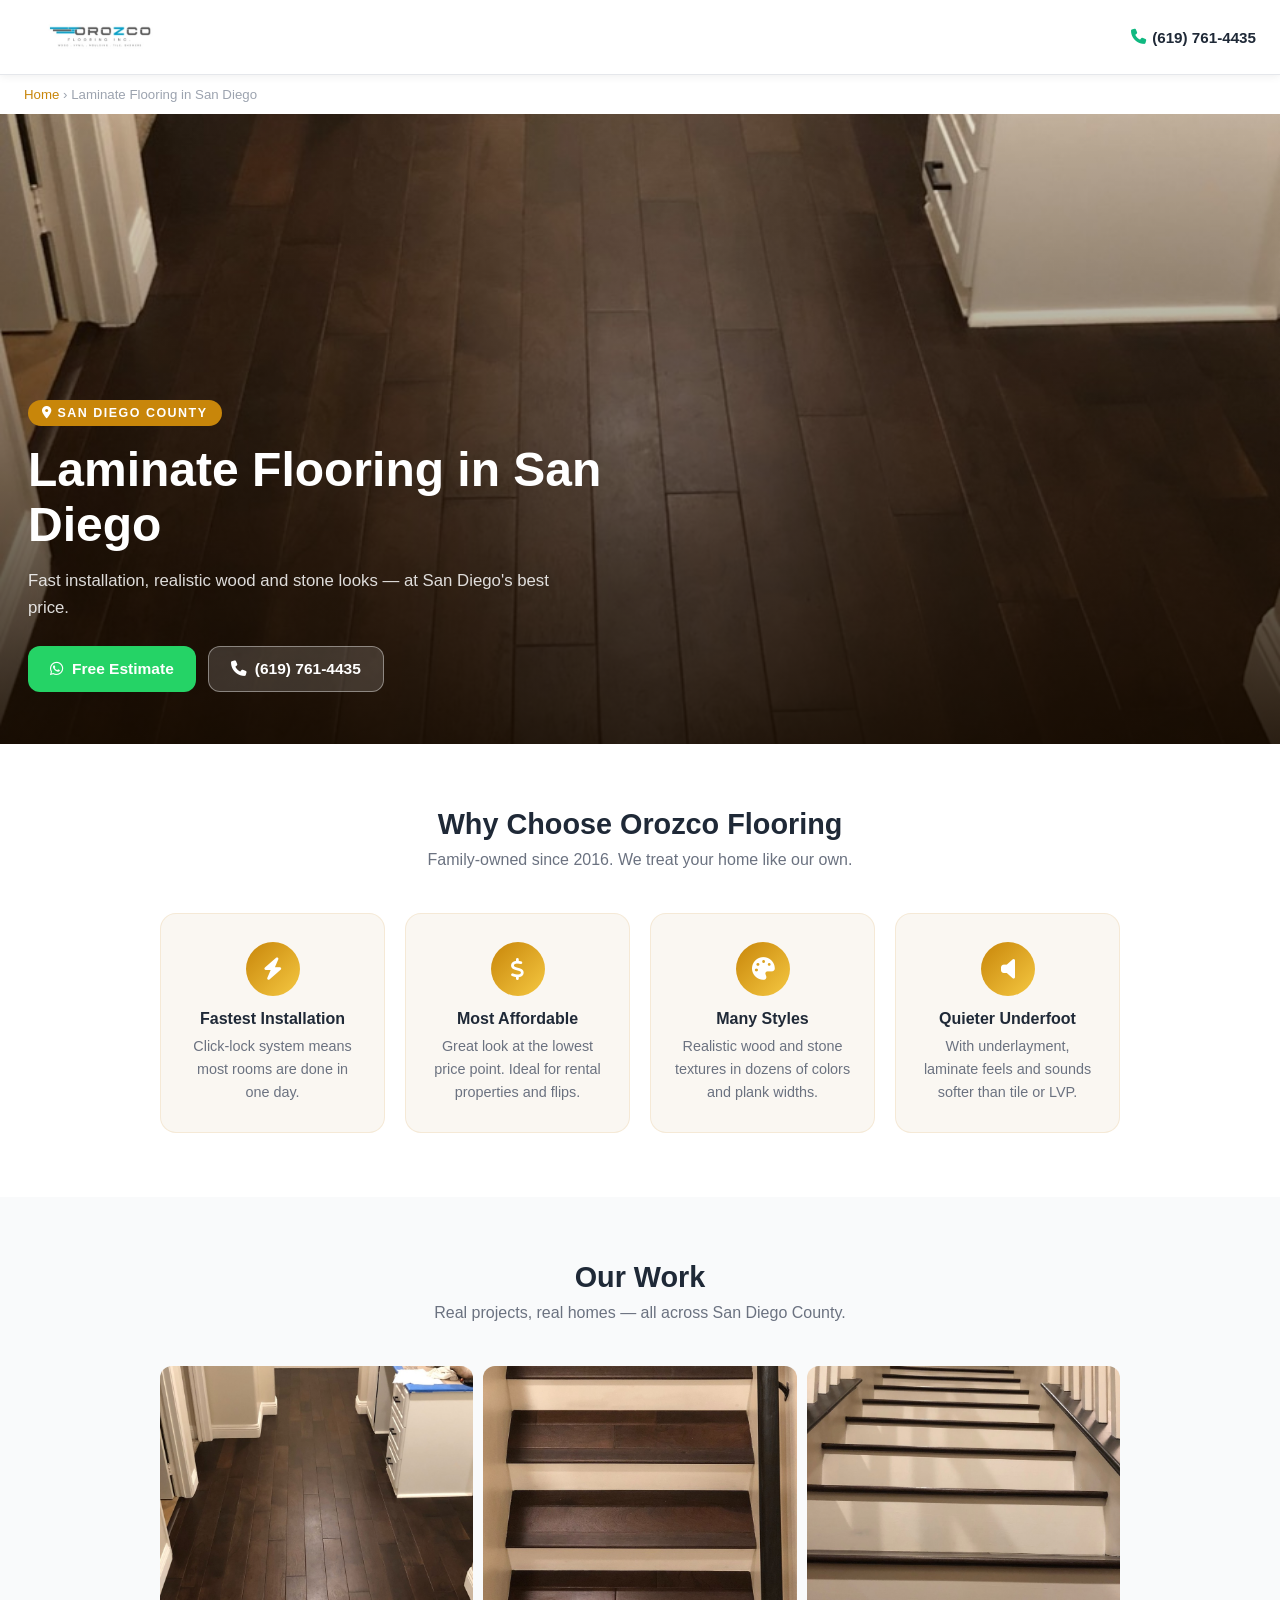
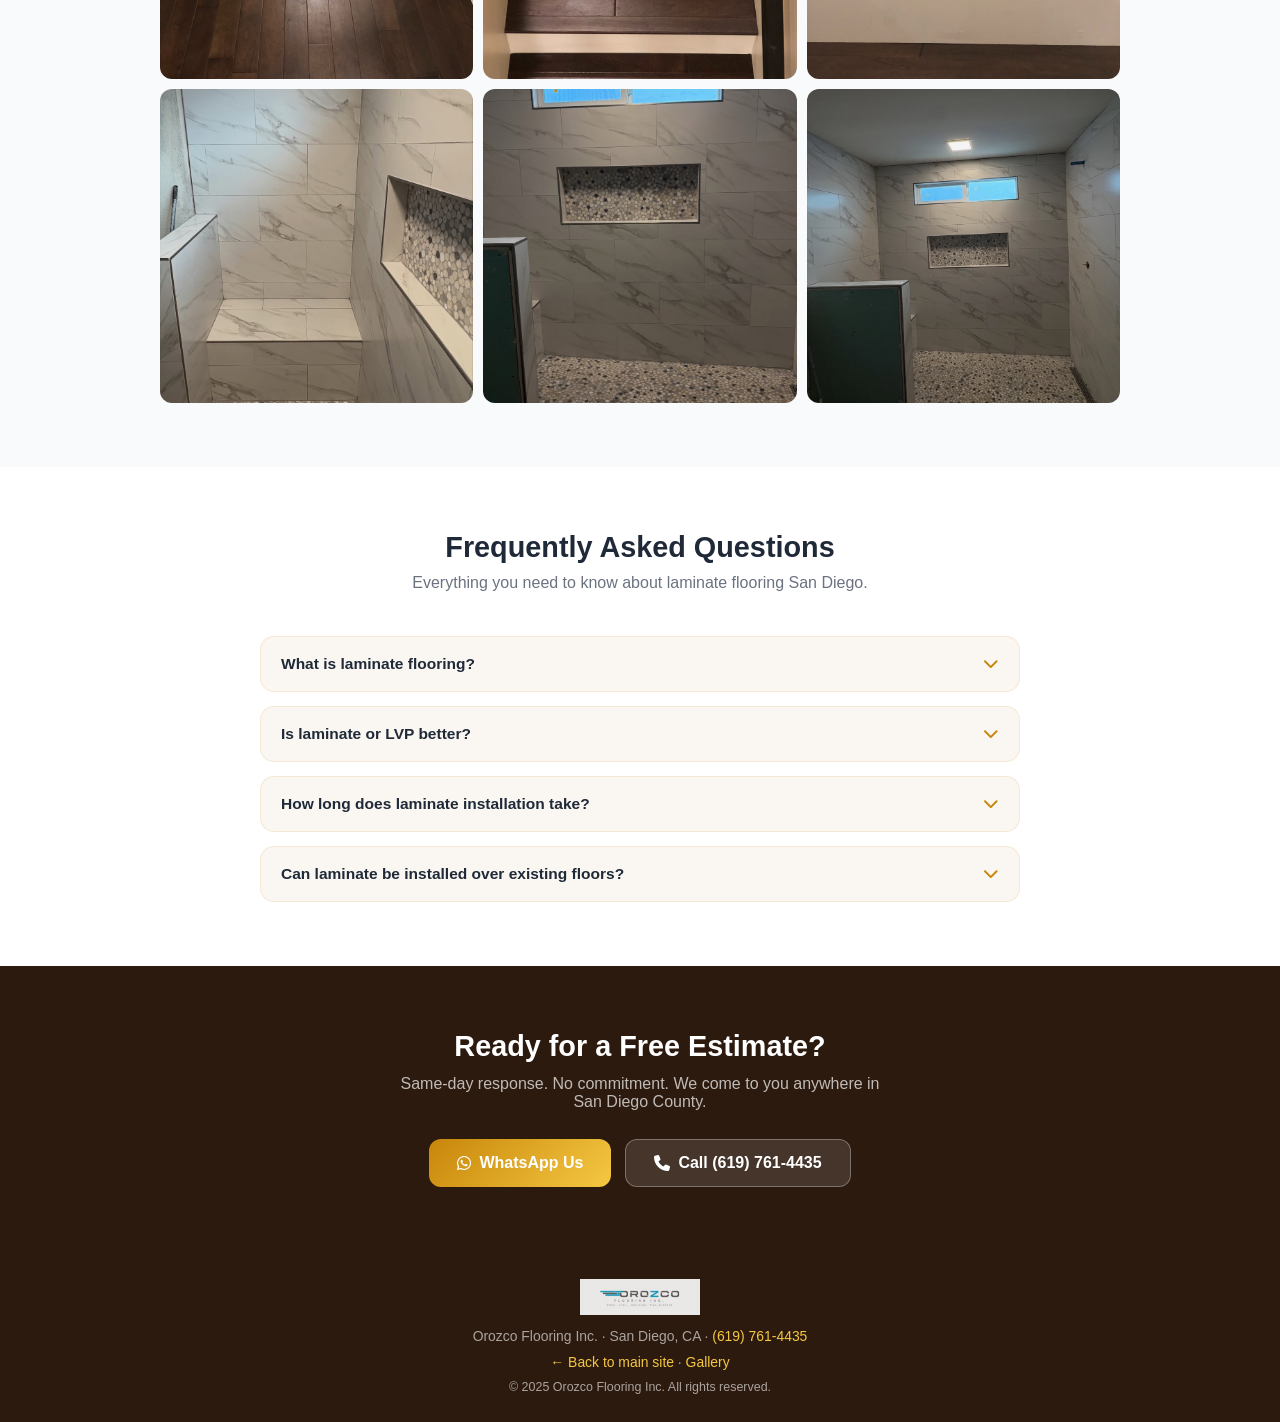
<file: laminate-flooring-san-diego.html>
<!DOCTYPE html>
<html lang="en">
<head>
  <meta charset="UTF-8">
  <meta name="viewport" content="width=device-width, initial-scale=1.0">
  <title>Laminate Flooring San Diego | Orozco Flooring</title>
  <meta name="description" content="Laminate flooring installation in San Diego. Fast install, great looks, budget-friendly. Family-owned. Free estimates. Call (619) 761-4435.">
  <meta property="og:title" content="Laminate Flooring San Diego | Orozco Flooring">
  <meta property="og:description" content="Laminate flooring installation in San Diego. Fast install, great looks, budget-friendly. Family-owned. Free estimates. Call (619) 761-4435.">
  <meta property="og:image" content="https://orozcoflooringsd.com/images/carousel/c8p1.jpg">
  <meta property="og:url" content="https://orozcoflooringsd.com/laminate-flooring-san-diego.html">
  <meta name="twitter:card" content="summary_large_image">
  <link rel="icon" href="/images/favicon.png" type="image/png">
  <link rel="canonical" href="https://orozcoflooringsd.com/laminate-flooring-san-diego.html">
  <link rel="stylesheet" href="https://cdnjs.cloudflare.com/ajax/libs/font-awesome/6.5.0/css/all.min.css">
  <script type="application/ld+json">
  {
    "@context": "https://schema.org",
    "@type": "Service",
    "name": "Laminate Flooring in San Diego",
    "provider": {
      "@type": "LocalBusiness",
      "name": "Orozco Flooring Inc.",
      "telephone": "+16197614435",
      "url": "https://orozcoflooringsd.com",
      "address": {"@type":"PostalAddress","addressLocality":"San Diego","addressRegion":"CA","addressCountry":"US"}
    },
    "areaServed": "San Diego County, CA",
    "description": "Laminate flooring installation in San Diego. Fast install, great looks, budget-friendly. Family-owned. Free estimates. Call (619) 761-4435."
  }
  </script>
  <script type="application/ld+json">
  {
    "@context": "https://schema.org",
    "@type": "FAQPage",
    "mainEntity": [{"@type":"Question","name":"What is laminate flooring?","acceptedAnswer":{"@type":"Answer","text":"Laminate is a multi-layer synthetic floor with a photographic layer that mimics wood or stone, topped with a clear protective coating. It's fast to install and very affordable."}},{"@type":"Question","name":"Is laminate or LVP better?","acceptedAnswer":{"@type":"Answer","text":"LVP is 100% waterproof and more durable underfoot. Laminate is slightly less expensive and faster to install — great for bedrooms, living rooms, and dry areas."}},{"@type":"Question","name":"How long does laminate installation take?","acceptedAnswer":{"@type":"Answer","text":"Laminate is one of the fastest floors to install. Most rooms are done in a single day."}},{"@type":"Question","name":"Can laminate be installed over existing floors?","acceptedAnswer":{"@type":"Answer","text":"Often yes, depending on height clearance and subfloor condition. We assess during your free in-home estimate."}}]
  }
  </script>
  <style>
    *{margin:0;padding:0;box-sizing:border-box}
    :root{--primary:#C8860A;--primary-dark:#A06B05;--accent:#F5C842;--secondary:#2C1A0E}
    body{font-family:'Helvetica Neue',Arial,sans-serif;color:#333;background:#fff}
    html{scroll-behavior:smooth}
    a{text-decoration:none}
    header{background:#fff;padding:12px 24px;display:flex;align-items:center;justify-content:space-between;border-bottom:1px solid #e5e7eb;position:sticky;top:0;z-index:1000;box-shadow:0 2px 8px rgba(0,0,0,.06)}
    header img{height:46px;width:auto}
    .header-phone{display:flex;align-items:center;gap:6px;color:#1f2937;font-weight:700;font-size:.95rem}
    .header-phone i{color:#10b981}
    @media(max-width:500px){.header-phone{display:none}}
    .hero{position:relative;min-height:70vh;display:flex;align-items:flex-end;overflow:hidden}
    .hero img{position:absolute;inset:0;width:100%;height:100%;object-fit:cover}
    .hero-overlay{position:absolute;inset:0;background:linear-gradient(to top,rgba(20,10,0,.88) 0%,rgba(20,10,0,.35) 60%,rgba(20,10,0,.1) 100%)}
    .hero-content{position:relative;z-index:2;padding:40px 28px 52px;max-width:680px}
    .hero-tag{display:inline-block;background:var(--primary);color:#fff;font-size:.78rem;font-weight:700;letter-spacing:1.5px;text-transform:uppercase;padding:6px 14px;border-radius:20px;margin-bottom:16px}
    .hero-content h1{font-size:clamp(1.8rem,4.5vw,3rem);font-weight:900;color:#fff;line-height:1.15;margin-bottom:14px}
    .hero-content p{color:rgba(255,255,255,.85);font-size:1.05rem;line-height:1.65;margin-bottom:24px;max-width:540px}
    .hero-ctas{display:flex;gap:12px;flex-wrap:wrap}
    .btn-wa{display:inline-flex;align-items:center;gap:8px;background:#25D366;color:#fff;padding:13px 22px;border-radius:12px;font-weight:700;font-size:.97rem;transition:background .2s,transform .2s}
    .btn-wa:hover{background:#1ebe5d;transform:translateY(-2px)}
    .btn-est{display:inline-flex;align-items:center;gap:8px;background:rgba(255,255,255,.15);border:1px solid rgba(255,255,255,.4);color:#fff;padding:13px 22px;border-radius:12px;font-weight:600;font-size:.97rem}
    .btn-est:hover{background:rgba(255,255,255,.25)}
    .benefits-section{padding:64px 24px;background:#fff}
    .benefits-section h2,.gallery-section h2,.faq-section h2{text-align:center;font-size:1.8rem;font-weight:800;color:#1f2937;margin-bottom:10px}
    .sec-sub{text-align:center;color:#6b7280;font-size:1rem;margin-bottom:44px;max-width:540px;margin-left:auto;margin-right:auto}
    .benefits-grid{display:grid;grid-template-columns:repeat(auto-fit,minmax(210px,1fr));gap:20px;max-width:960px;margin:0 auto}
    .benefit-card{background:#faf7f2;border-radius:16px;padding:28px 22px;text-align:center;border:1px solid rgba(200,134,10,.12)}
    .benefit-icon{width:54px;height:54px;border-radius:50%;background:linear-gradient(135deg,var(--primary),var(--accent));display:flex;align-items:center;justify-content:center;font-size:1.4rem;color:#fff;margin:0 auto 14px}
    .benefit-card h3{font-size:1rem;font-weight:700;color:#1f2937;margin-bottom:7px}
    .benefit-card p{font-size:.9rem;color:#6b7280;line-height:1.6}
    .gallery-section{padding:64px 24px;background:#f9fafb}
    .photo-grid{display:grid;grid-template-columns:repeat(2,1fr);gap:10px;max-width:960px;margin:36px auto 0}
    @media(min-width:640px){.photo-grid{grid-template-columns:repeat(3,1fr)}}
    .photo-grid img{width:100%;aspect-ratio:1;object-fit:cover;border-radius:12px;display:block}
    .faq-section{padding:64px 24px;background:#fff}
    .faq-list{max-width:760px;margin:36px auto 0;display:flex;flex-direction:column;gap:14px}
    .faq-item{background:#faf7f2;border-radius:14px;border:1px solid rgba(200,134,10,.12);overflow:hidden}
    .faq-q{padding:18px 20px;font-weight:700;color:#1f2937;cursor:pointer;display:flex;justify-content:space-between;align-items:center;font-size:.97rem}
    .faq-q i{color:var(--primary);transition:transform .3s;flex-shrink:0;margin-left:12px}
    .faq-a{padding:0 20px;max-height:0;overflow:hidden;transition:max-height .35s ease,padding .3s;color:#4b5563;font-size:.93rem;line-height:1.7}
    .faq-item.open .faq-a{max-height:200px;padding:0 20px 18px}
    .faq-item.open .faq-q i{transform:rotate(180deg)}
    .cta-section{padding:64px 24px;background:var(--secondary);text-align:center}
    .cta-section h2{color:#fff;font-size:1.8rem;font-weight:800;margin-bottom:12px}
    .cta-section p{color:rgba(255,255,255,.7);font-size:1rem;margin-bottom:28px;max-width:500px;margin-left:auto;margin-right:auto}
    .cta-btns{display:flex;gap:14px;justify-content:center;flex-wrap:wrap}
    .btn-gold{display:inline-flex;align-items:center;gap:8px;background:linear-gradient(135deg,var(--primary),var(--accent));color:#fff;padding:14px 28px;border-radius:12px;font-weight:700;font-size:1rem;transition:opacity .2s,transform .2s}
    .btn-gold:hover{opacity:.9;transform:translateY(-2px)}
    .btn-call{display:inline-flex;align-items:center;gap:8px;background:rgba(255,255,255,.12);border:1px solid rgba(255,255,255,.3);color:#fff;padding:14px 28px;border-radius:12px;font-weight:600;font-size:1rem}
    .btn-call:hover{background:rgba(255,255,255,.2)}
    .breadcrumb{padding:12px 24px;font-size:.83rem;color:#9ca3af}
    .breadcrumb a{color:var(--primary)}
    .mobile-cta-bar{display:none;position:fixed;bottom:0;left:0;right:0;z-index:9999;background:#fff;border-top:1px solid #e5e7eb;box-shadow:0 -4px 16px rgba(0,0,0,.13);padding:10px 14px;gap:10px}
    .mobile-cta-bar a{flex:1;display:flex;align-items:center;justify-content:center;gap:7px;padding:13px 8px;border-radius:12px;font-weight:700;font-size:.95rem;color:#fff;min-height:50px}
    .mob-wa{background:#25D366}.mob-call{background:linear-gradient(135deg,var(--primary),var(--accent))}
    @media(max-width:600px){.mobile-cta-bar{display:flex}body{padding-bottom:74px}}
    footer{background:var(--secondary);color:rgba(255,255,255,.6);text-align:center;padding:28px 20px;font-size:.87rem}
    footer a{color:var(--accent)}
    footer img{height:36px;width:auto;margin-bottom:10px;opacity:.9}
  </style>
</head>
<body>

<header>
  <a href="/"><img src="/images/logo.jpg" alt="Orozco Flooring Inc."></a>
  <a href="tel:+16197614435" class="header-phone"><i class="fas fa-phone"></i> (619) 761-4435</a>
</header>

<div class="breadcrumb"><a href="/">Home</a> › Laminate Flooring in San Diego</div>

<section class="hero">
  <img src="/images/carousel/c8p1.jpg" alt="laminate flooring San Diego">
  <div class="hero-overlay"></div>
  <div class="hero-content">
    <span class="hero-tag"><i class="fas fa-map-marker-alt"></i> San Diego County</span>
    <h1>Laminate Flooring in San Diego</h1>
    <p>Fast installation, realistic wood and stone looks — at San Diego's best price.</p>
    <div class="hero-ctas">
      <a href="https://wa.me/16197614435?text=Hi%2C+I%27m+interested+in+laminate%20flooring%20San%20Diego+and+would+like+a+free+estimate." target="_blank" class="btn-wa"><i class="fab fa-whatsapp"></i> Free Estimate</a>
      <a href="tel:+16197614435" class="btn-est"><i class="fas fa-phone"></i> (619) 761-4435</a>
    </div>
  </div>
</section>

<section class="benefits-section">
  <h2>Why Choose Orozco Flooring</h2>
  <p class="sec-sub">Family-owned since 2016. We treat your home like our own.</p>
  <div class="benefits-grid">
    <div class="benefit-card"><div class="benefit-icon"><i class="fas fa-bolt"></i></div><h3>Fastest Installation</h3><p>Click-lock system means most rooms are done in one day.</p></div>
    <div class="benefit-card"><div class="benefit-icon"><i class="fas fa-dollar-sign"></i></div><h3>Most Affordable</h3><p>Great look at the lowest price point. Ideal for rental properties and flips.</p></div>
    <div class="benefit-card"><div class="benefit-icon"><i class="fas fa-palette"></i></div><h3>Many Styles</h3><p>Realistic wood and stone textures in dozens of colors and plank widths.</p></div>
    <div class="benefit-card"><div class="benefit-icon"><i class="fas fa-volume-off"></i></div><h3>Quieter Underfoot</h3><p>With underlayment, laminate feels and sounds softer than tile or LVP.</p></div>

  </div>
</section>

<section class="gallery-section">
  <h2>Our Work</h2>
  <p class="sec-sub">Real projects, real homes — all across San Diego County.</p>
  <div class="photo-grid">
    <img src="/images/carousel/c8p1.jpg" alt="laminate flooring San Diego" loading="lazy">
    <img src="/images/carousel/c8p2.jpg" alt="laminate flooring San Diego" loading="lazy">
    <img src="/images/carousel/c8p3.jpg" alt="laminate flooring San Diego" loading="lazy">
    <img src="/images/carousel/c5p1.jpg" alt="laminate flooring San Diego" loading="lazy">
    <img src="/images/carousel/c5p2.jpg" alt="laminate flooring San Diego" loading="lazy">
    <img src="/images/carousel/c5p3.jpg" alt="laminate flooring San Diego" loading="lazy">

  </div>
</section>

<section class="faq-section">
  <h2>Frequently Asked Questions</h2>
  <p class="sec-sub">Everything you need to know about laminate flooring San Diego.</p>
  <div class="faq-list">
    <div class="faq-item"><div class="faq-q">What is laminate flooring?<i class="fas fa-chevron-down"></i></div><div class="faq-a">Laminate is a multi-layer synthetic floor with a photographic layer that mimics wood or stone, topped with a clear protective coating. It's fast to install and very affordable.</div></div>
    <div class="faq-item"><div class="faq-q">Is laminate or LVP better?<i class="fas fa-chevron-down"></i></div><div class="faq-a">LVP is 100% waterproof and more durable underfoot. Laminate is slightly less expensive and faster to install — great for bedrooms, living rooms, and dry areas.</div></div>
    <div class="faq-item"><div class="faq-q">How long does laminate installation take?<i class="fas fa-chevron-down"></i></div><div class="faq-a">Laminate is one of the fastest floors to install. Most rooms are done in a single day.</div></div>
    <div class="faq-item"><div class="faq-q">Can laminate be installed over existing floors?<i class="fas fa-chevron-down"></i></div><div class="faq-a">Often yes, depending on height clearance and subfloor condition. We assess during your free in-home estimate.</div></div>

  </div>
</section>

<section class="cta-section">
  <h2>Ready for a Free Estimate?</h2>
  <p>Same-day response. No commitment. We come to you anywhere in San Diego County.</p>
  <div class="cta-btns">
    <a href="https://wa.me/16197614435?text=Hi%2C+I%27d+like+a+free+estimate+for+laminate%20flooring%20San%20Diego." target="_blank" class="btn-gold"><i class="fab fa-whatsapp"></i> WhatsApp Us</a>
    <a href="tel:+16197614435" class="btn-call"><i class="fas fa-phone"></i> Call (619) 761-4435</a>
  </div>
</section>

<div class="mobile-cta-bar">
  <a href="https://wa.me/16197614435" target="_blank" class="mob-wa"><i class="fab fa-whatsapp"></i> WhatsApp</a>
  <a href="tel:+16197614435" class="mob-call"><i class="fas fa-phone"></i> Call Now</a>
</div>

<footer>
  <img src="/images/logo.jpg" alt="Orozco Flooring Inc."><br>
  Orozco Flooring Inc. · San Diego, CA · <a href="tel:+16197614435">(619) 761-4435</a><br>
  <span style="margin-top:10px;display:block"><a href="/">← Back to main site</a> · <a href="/gallery.html">Gallery</a></span>
  <span style="font-size:.78rem;margin-top:10px;display:block">© 2025 Orozco Flooring Inc. All rights reserved.</span>
</footer>

<script>
document.querySelectorAll('.faq-item').forEach(item => {
  item.querySelector('.faq-q').addEventListener('click', () => {
    const open = item.classList.toggle('open');
    document.querySelectorAll('.faq-item').forEach(o => { if(o!==item) o.classList.remove('open'); });
  });
});
</script>
</body>
</html>
</file>
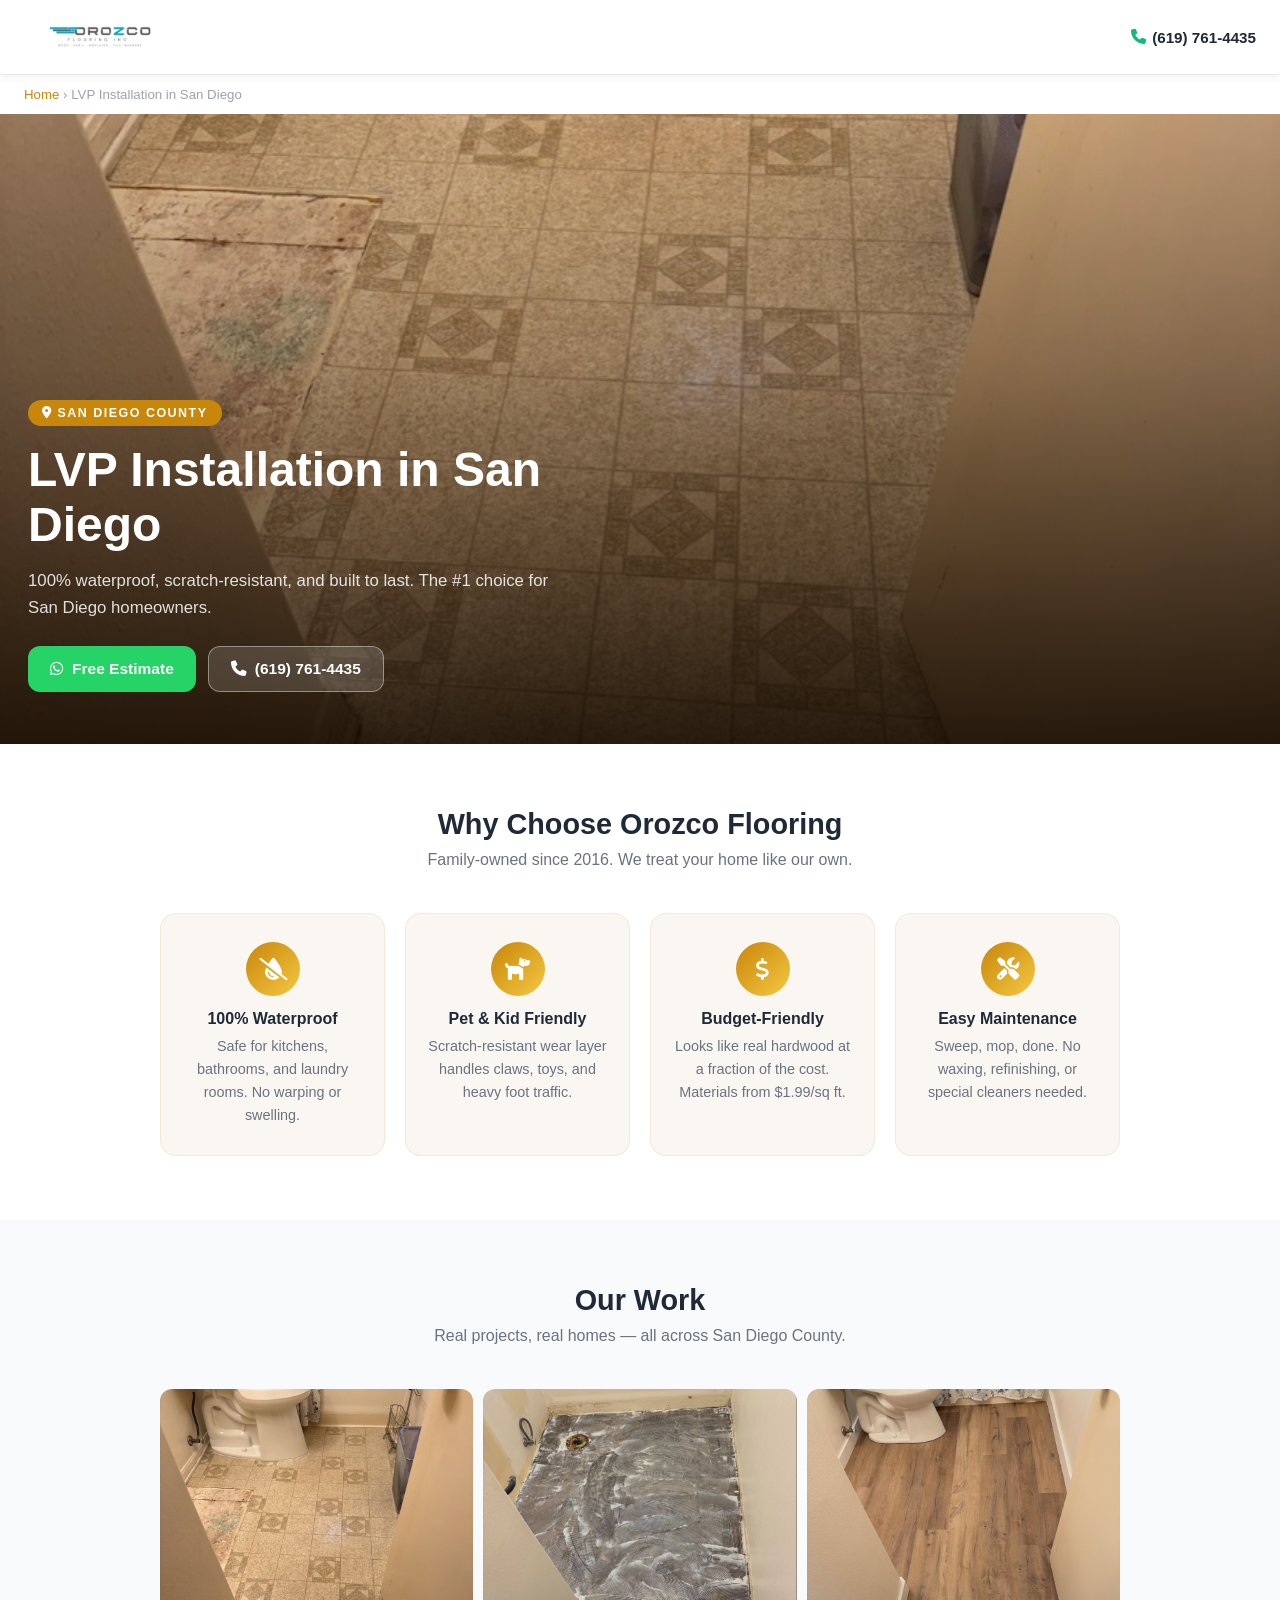
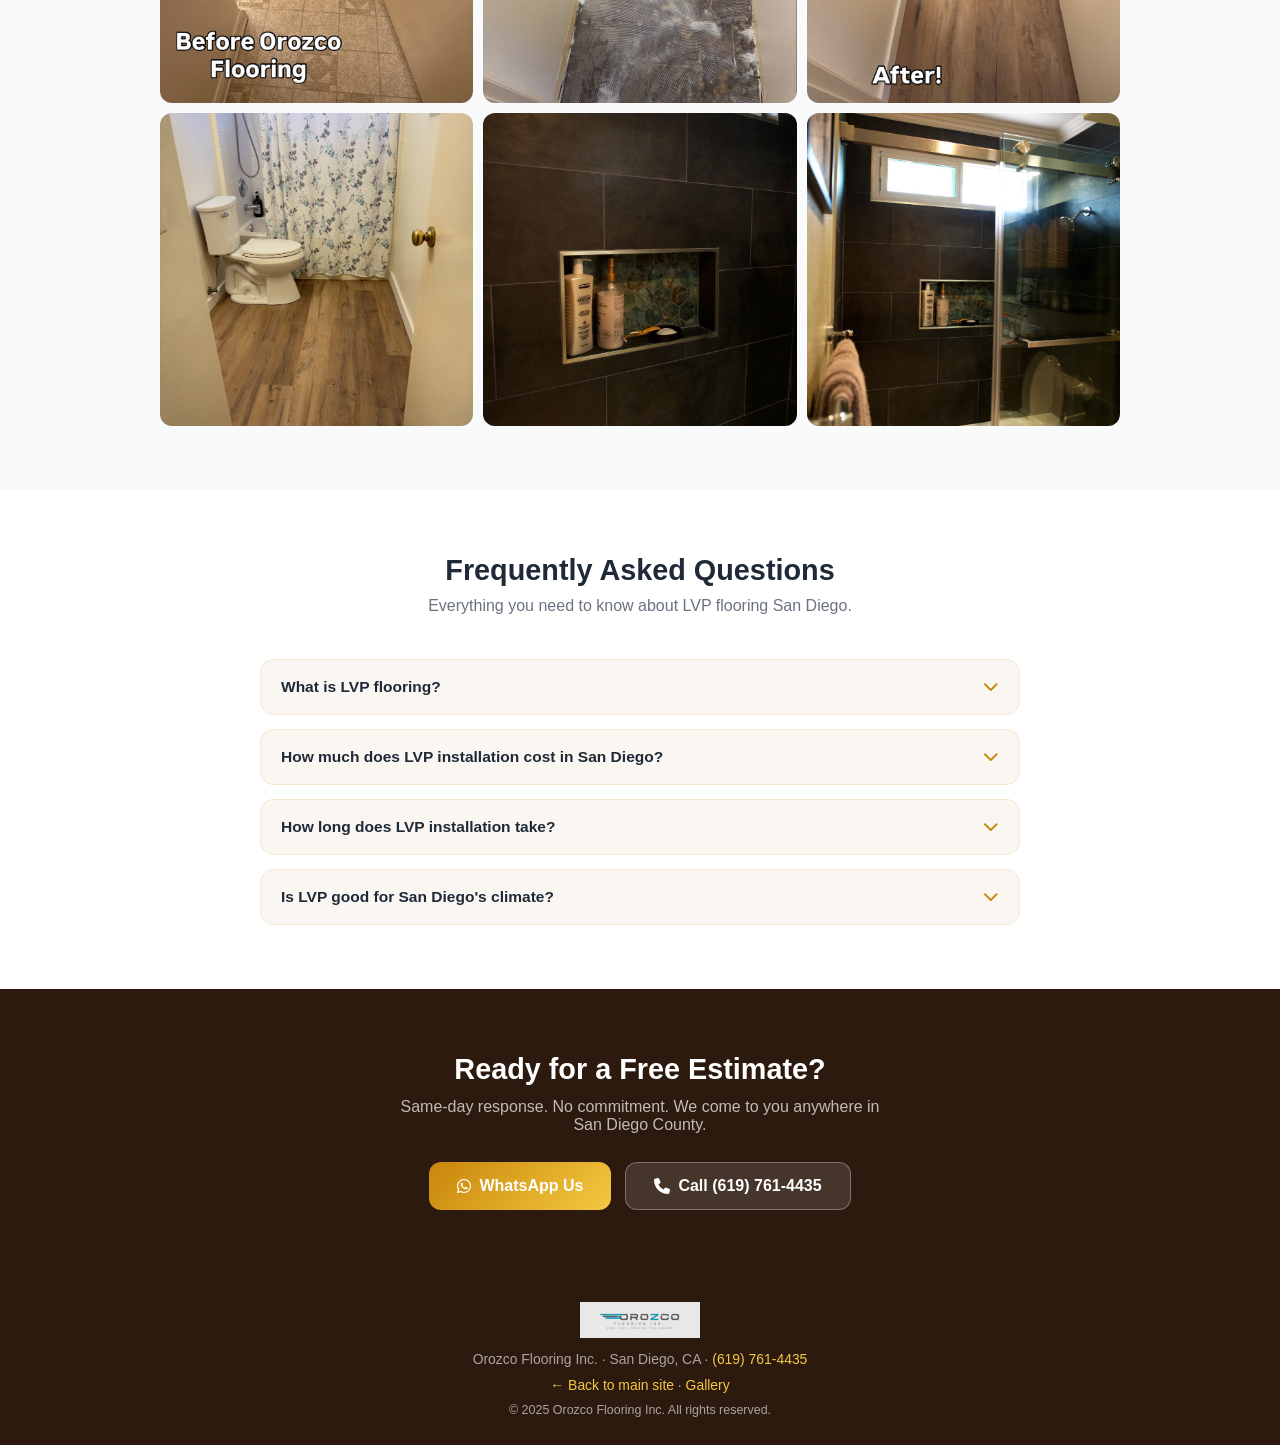
<file: lvp-installation-san-diego.html>
<!DOCTYPE html>
<html lang="en">
<head>
  <meta charset="UTF-8">
  <meta name="viewport" content="width=device-width, initial-scale=1.0">
  <title>LVP Installation San Diego | Orozco Flooring</title>
  <meta name="description" content="Luxury Vinyl Plank installation in San Diego. 100% waterproof, scratch-resistant, starting at $1.99/sq ft. Family-owned, free estimates. Call (619) 761-4435.">
  <meta property="og:title" content="LVP Installation San Diego | Orozco Flooring">
  <meta property="og:description" content="Luxury Vinyl Plank installation in San Diego. 100% waterproof, scratch-resistant, starting at $1.99/sq ft. Family-owned, free estimates. Call (619) 761-4435.">
  <meta property="og:image" content="https://orozcoflooringsd.com/images/carousel/c1p1.jpg">
  <meta property="og:url" content="https://orozcoflooringsd.com/lvp-installation-san-diego.html">
  <meta name="twitter:card" content="summary_large_image">
  <link rel="icon" href="/images/favicon.png" type="image/png">
  <link rel="canonical" href="https://orozcoflooringsd.com/lvp-installation-san-diego.html">
  <link rel="stylesheet" href="https://cdnjs.cloudflare.com/ajax/libs/font-awesome/6.5.0/css/all.min.css">
  <script type="application/ld+json">
  {
    "@context": "https://schema.org",
    "@type": "Service",
    "name": "LVP Installation in San Diego",
    "provider": {
      "@type": "LocalBusiness",
      "name": "Orozco Flooring Inc.",
      "telephone": "+16197614435",
      "url": "https://orozcoflooringsd.com",
      "address": {"@type":"PostalAddress","addressLocality":"San Diego","addressRegion":"CA","addressCountry":"US"}
    },
    "areaServed": "San Diego County, CA",
    "description": "Luxury Vinyl Plank installation in San Diego. 100% waterproof, scratch-resistant, starting at $1.99/sq ft. Family-owned, free estimates. Call (619) 761-4435."
  }
  </script>
  <script type="application/ld+json">
  {
    "@context": "https://schema.org",
    "@type": "FAQPage",
    "mainEntity": [{"@type":"Question","name":"What is LVP flooring?","acceptedAnswer":{"@type":"Answer","text":"Luxury Vinyl Plank (LVP) is a multi-layer synthetic flooring that looks like real wood but is 100% waterproof and much more durable. It's the most popular flooring choice in San Diego homes."}},{"@type":"Question","name":"How much does LVP installation cost in San Diego?","acceptedAnswer":{"@type":"Answer","text":"LVP installation in San Diego typically ranges from $3–$7 per sq ft installed. Materials start at $1.99/sq ft. Orozco Flooring provides free in-home estimates with no commitment."}},{"@type":"Question","name":"How long does LVP installation take?","acceptedAnswer":{"@type":"Answer","text":"Most rooms are completed in 1 day. A full house (1,000–2,000 sq ft) typically takes 2–3 days depending on subfloor preparation."}},{"@type":"Question","name":"Is LVP good for San Diego's climate?","acceptedAnswer":{"@type":"Answer","text":"Yes. LVP handles San Diego's temperature swings and coastal humidity better than hardwood. It won't warp, swell, or crack."}}]
  }
  </script>
  <style>
    *{margin:0;padding:0;box-sizing:border-box}
    :root{--primary:#C8860A;--primary-dark:#A06B05;--accent:#F5C842;--secondary:#2C1A0E}
    body{font-family:'Helvetica Neue',Arial,sans-serif;color:#333;background:#fff}
    html{scroll-behavior:smooth}
    a{text-decoration:none}
    header{background:#fff;padding:12px 24px;display:flex;align-items:center;justify-content:space-between;border-bottom:1px solid #e5e7eb;position:sticky;top:0;z-index:1000;box-shadow:0 2px 8px rgba(0,0,0,.06)}
    header img{height:46px;width:auto}
    .header-phone{display:flex;align-items:center;gap:6px;color:#1f2937;font-weight:700;font-size:.95rem}
    .header-phone i{color:#10b981}
    @media(max-width:500px){.header-phone{display:none}}
    .hero{position:relative;min-height:70vh;display:flex;align-items:flex-end;overflow:hidden}
    .hero img{position:absolute;inset:0;width:100%;height:100%;object-fit:cover}
    .hero-overlay{position:absolute;inset:0;background:linear-gradient(to top,rgba(20,10,0,.88) 0%,rgba(20,10,0,.35) 60%,rgba(20,10,0,.1) 100%)}
    .hero-content{position:relative;z-index:2;padding:40px 28px 52px;max-width:680px}
    .hero-tag{display:inline-block;background:var(--primary);color:#fff;font-size:.78rem;font-weight:700;letter-spacing:1.5px;text-transform:uppercase;padding:6px 14px;border-radius:20px;margin-bottom:16px}
    .hero-content h1{font-size:clamp(1.8rem,4.5vw,3rem);font-weight:900;color:#fff;line-height:1.15;margin-bottom:14px}
    .hero-content p{color:rgba(255,255,255,.85);font-size:1.05rem;line-height:1.65;margin-bottom:24px;max-width:540px}
    .hero-ctas{display:flex;gap:12px;flex-wrap:wrap}
    .btn-wa{display:inline-flex;align-items:center;gap:8px;background:#25D366;color:#fff;padding:13px 22px;border-radius:12px;font-weight:700;font-size:.97rem;transition:background .2s,transform .2s}
    .btn-wa:hover{background:#1ebe5d;transform:translateY(-2px)}
    .btn-est{display:inline-flex;align-items:center;gap:8px;background:rgba(255,255,255,.15);border:1px solid rgba(255,255,255,.4);color:#fff;padding:13px 22px;border-radius:12px;font-weight:600;font-size:.97rem}
    .btn-est:hover{background:rgba(255,255,255,.25)}
    .benefits-section{padding:64px 24px;background:#fff}
    .benefits-section h2,.gallery-section h2,.faq-section h2{text-align:center;font-size:1.8rem;font-weight:800;color:#1f2937;margin-bottom:10px}
    .sec-sub{text-align:center;color:#6b7280;font-size:1rem;margin-bottom:44px;max-width:540px;margin-left:auto;margin-right:auto}
    .benefits-grid{display:grid;grid-template-columns:repeat(auto-fit,minmax(210px,1fr));gap:20px;max-width:960px;margin:0 auto}
    .benefit-card{background:#faf7f2;border-radius:16px;padding:28px 22px;text-align:center;border:1px solid rgba(200,134,10,.12)}
    .benefit-icon{width:54px;height:54px;border-radius:50%;background:linear-gradient(135deg,var(--primary),var(--accent));display:flex;align-items:center;justify-content:center;font-size:1.4rem;color:#fff;margin:0 auto 14px}
    .benefit-card h3{font-size:1rem;font-weight:700;color:#1f2937;margin-bottom:7px}
    .benefit-card p{font-size:.9rem;color:#6b7280;line-height:1.6}
    .gallery-section{padding:64px 24px;background:#f9fafb}
    .photo-grid{display:grid;grid-template-columns:repeat(2,1fr);gap:10px;max-width:960px;margin:36px auto 0}
    @media(min-width:640px){.photo-grid{grid-template-columns:repeat(3,1fr)}}
    .photo-grid img{width:100%;aspect-ratio:1;object-fit:cover;border-radius:12px;display:block}
    .faq-section{padding:64px 24px;background:#fff}
    .faq-list{max-width:760px;margin:36px auto 0;display:flex;flex-direction:column;gap:14px}
    .faq-item{background:#faf7f2;border-radius:14px;border:1px solid rgba(200,134,10,.12);overflow:hidden}
    .faq-q{padding:18px 20px;font-weight:700;color:#1f2937;cursor:pointer;display:flex;justify-content:space-between;align-items:center;font-size:.97rem}
    .faq-q i{color:var(--primary);transition:transform .3s;flex-shrink:0;margin-left:12px}
    .faq-a{padding:0 20px;max-height:0;overflow:hidden;transition:max-height .35s ease,padding .3s;color:#4b5563;font-size:.93rem;line-height:1.7}
    .faq-item.open .faq-a{max-height:200px;padding:0 20px 18px}
    .faq-item.open .faq-q i{transform:rotate(180deg)}
    .cta-section{padding:64px 24px;background:var(--secondary);text-align:center}
    .cta-section h2{color:#fff;font-size:1.8rem;font-weight:800;margin-bottom:12px}
    .cta-section p{color:rgba(255,255,255,.7);font-size:1rem;margin-bottom:28px;max-width:500px;margin-left:auto;margin-right:auto}
    .cta-btns{display:flex;gap:14px;justify-content:center;flex-wrap:wrap}
    .btn-gold{display:inline-flex;align-items:center;gap:8px;background:linear-gradient(135deg,var(--primary),var(--accent));color:#fff;padding:14px 28px;border-radius:12px;font-weight:700;font-size:1rem;transition:opacity .2s,transform .2s}
    .btn-gold:hover{opacity:.9;transform:translateY(-2px)}
    .btn-call{display:inline-flex;align-items:center;gap:8px;background:rgba(255,255,255,.12);border:1px solid rgba(255,255,255,.3);color:#fff;padding:14px 28px;border-radius:12px;font-weight:600;font-size:1rem}
    .btn-call:hover{background:rgba(255,255,255,.2)}
    .breadcrumb{padding:12px 24px;font-size:.83rem;color:#9ca3af}
    .breadcrumb a{color:var(--primary)}
    .mobile-cta-bar{display:none;position:fixed;bottom:0;left:0;right:0;z-index:9999;background:#fff;border-top:1px solid #e5e7eb;box-shadow:0 -4px 16px rgba(0,0,0,.13);padding:10px 14px;gap:10px}
    .mobile-cta-bar a{flex:1;display:flex;align-items:center;justify-content:center;gap:7px;padding:13px 8px;border-radius:12px;font-weight:700;font-size:.95rem;color:#fff;min-height:50px}
    .mob-wa{background:#25D366}.mob-call{background:linear-gradient(135deg,var(--primary),var(--accent))}
    @media(max-width:600px){.mobile-cta-bar{display:flex}body{padding-bottom:74px}}
    footer{background:var(--secondary);color:rgba(255,255,255,.6);text-align:center;padding:28px 20px;font-size:.87rem}
    footer a{color:var(--accent)}
    footer img{height:36px;width:auto;margin-bottom:10px;opacity:.9}
  </style>
</head>
<body>

<header>
  <a href="/"><img src="/images/logo.jpg" alt="Orozco Flooring Inc."></a>
  <a href="tel:+16197614435" class="header-phone"><i class="fas fa-phone"></i> (619) 761-4435</a>
</header>

<div class="breadcrumb"><a href="/">Home</a> › LVP Installation in San Diego</div>

<section class="hero">
  <img src="/images/carousel/c1p1.jpg" alt="LVP flooring San Diego">
  <div class="hero-overlay"></div>
  <div class="hero-content">
    <span class="hero-tag"><i class="fas fa-map-marker-alt"></i> San Diego County</span>
    <h1>LVP Installation in San Diego</h1>
    <p>100% waterproof, scratch-resistant, and built to last. The #1 choice for San Diego homeowners.</p>
    <div class="hero-ctas">
      <a href="https://wa.me/16197614435?text=Hi%2C+I%27m+interested+in+LVP%20flooring%20San%20Diego+and+would+like+a+free+estimate." target="_blank" class="btn-wa"><i class="fab fa-whatsapp"></i> Free Estimate</a>
      <a href="tel:+16197614435" class="btn-est"><i class="fas fa-phone"></i> (619) 761-4435</a>
    </div>
  </div>
</section>

<section class="benefits-section">
  <h2>Why Choose Orozco Flooring</h2>
  <p class="sec-sub">Family-owned since 2016. We treat your home like our own.</p>
  <div class="benefits-grid">
    <div class="benefit-card"><div class="benefit-icon"><i class="fas fa-tint-slash"></i></div><h3>100% Waterproof</h3><p>Safe for kitchens, bathrooms, and laundry rooms. No warping or swelling.</p></div>
    <div class="benefit-card"><div class="benefit-icon"><i class="fas fa-dog"></i></div><h3>Pet & Kid Friendly</h3><p>Scratch-resistant wear layer handles claws, toys, and heavy foot traffic.</p></div>
    <div class="benefit-card"><div class="benefit-icon"><i class="fas fa-dollar-sign"></i></div><h3>Budget-Friendly</h3><p>Looks like real hardwood at a fraction of the cost. Materials from $1.99/sq ft.</p></div>
    <div class="benefit-card"><div class="benefit-icon"><i class="fas fa-tools"></i></div><h3>Easy Maintenance</h3><p>Sweep, mop, done. No waxing, refinishing, or special cleaners needed.</p></div>

  </div>
</section>

<section class="gallery-section">
  <h2>Our Work</h2>
  <p class="sec-sub">Real projects, real homes — all across San Diego County.</p>
  <div class="photo-grid">
    <img src="/images/carousel/c1p1.jpg" alt="LVP flooring San Diego" loading="lazy">
    <img src="/images/carousel/c1p3.jpg" alt="LVP flooring San Diego" loading="lazy">
    <img src="/images/carousel/c1p4.jpg" alt="LVP flooring San Diego" loading="lazy">
    <img src="/images/carousel/c1p5.jpg" alt="LVP flooring San Diego" loading="lazy">
    <img src="/images/carousel/c7p1.jpg" alt="LVP flooring San Diego" loading="lazy">
    <img src="/images/carousel/c7p2.jpg" alt="LVP flooring San Diego" loading="lazy">

  </div>
</section>

<section class="faq-section">
  <h2>Frequently Asked Questions</h2>
  <p class="sec-sub">Everything you need to know about LVP flooring San Diego.</p>
  <div class="faq-list">
    <div class="faq-item"><div class="faq-q">What is LVP flooring?<i class="fas fa-chevron-down"></i></div><div class="faq-a">Luxury Vinyl Plank (LVP) is a multi-layer synthetic flooring that looks like real wood but is 100% waterproof and much more durable. It's the most popular flooring choice in San Diego homes.</div></div>
    <div class="faq-item"><div class="faq-q">How much does LVP installation cost in San Diego?<i class="fas fa-chevron-down"></i></div><div class="faq-a">LVP installation in San Diego typically ranges from $3–$7 per sq ft installed. Materials start at $1.99/sq ft. Orozco Flooring provides free in-home estimates with no commitment.</div></div>
    <div class="faq-item"><div class="faq-q">How long does LVP installation take?<i class="fas fa-chevron-down"></i></div><div class="faq-a">Most rooms are completed in 1 day. A full house (1,000–2,000 sq ft) typically takes 2–3 days depending on subfloor preparation.</div></div>
    <div class="faq-item"><div class="faq-q">Is LVP good for San Diego's climate?<i class="fas fa-chevron-down"></i></div><div class="faq-a">Yes. LVP handles San Diego's temperature swings and coastal humidity better than hardwood. It won't warp, swell, or crack.</div></div>

  </div>
</section>

<section class="cta-section">
  <h2>Ready for a Free Estimate?</h2>
  <p>Same-day response. No commitment. We come to you anywhere in San Diego County.</p>
  <div class="cta-btns">
    <a href="https://wa.me/16197614435?text=Hi%2C+I%27d+like+a+free+estimate+for+LVP%20flooring%20San%20Diego." target="_blank" class="btn-gold"><i class="fab fa-whatsapp"></i> WhatsApp Us</a>
    <a href="tel:+16197614435" class="btn-call"><i class="fas fa-phone"></i> Call (619) 761-4435</a>
  </div>
</section>

<div class="mobile-cta-bar">
  <a href="https://wa.me/16197614435" target="_blank" class="mob-wa"><i class="fab fa-whatsapp"></i> WhatsApp</a>
  <a href="tel:+16197614435" class="mob-call"><i class="fas fa-phone"></i> Call Now</a>
</div>

<footer>
  <img src="/images/logo.jpg" alt="Orozco Flooring Inc."><br>
  Orozco Flooring Inc. · San Diego, CA · <a href="tel:+16197614435">(619) 761-4435</a><br>
  <span style="margin-top:10px;display:block"><a href="/">← Back to main site</a> · <a href="/gallery.html">Gallery</a></span>
  <span style="font-size:.78rem;margin-top:10px;display:block">© 2025 Orozco Flooring Inc. All rights reserved.</span>
</footer>

<script>
document.querySelectorAll('.faq-item').forEach(item => {
  item.querySelector('.faq-q').addEventListener('click', () => {
    const open = item.classList.toggle('open');
    document.querySelectorAll('.faq-item').forEach(o => { if(o!==item) o.classList.remove('open'); });
  });
});
</script>
</body>
</html>
</file>
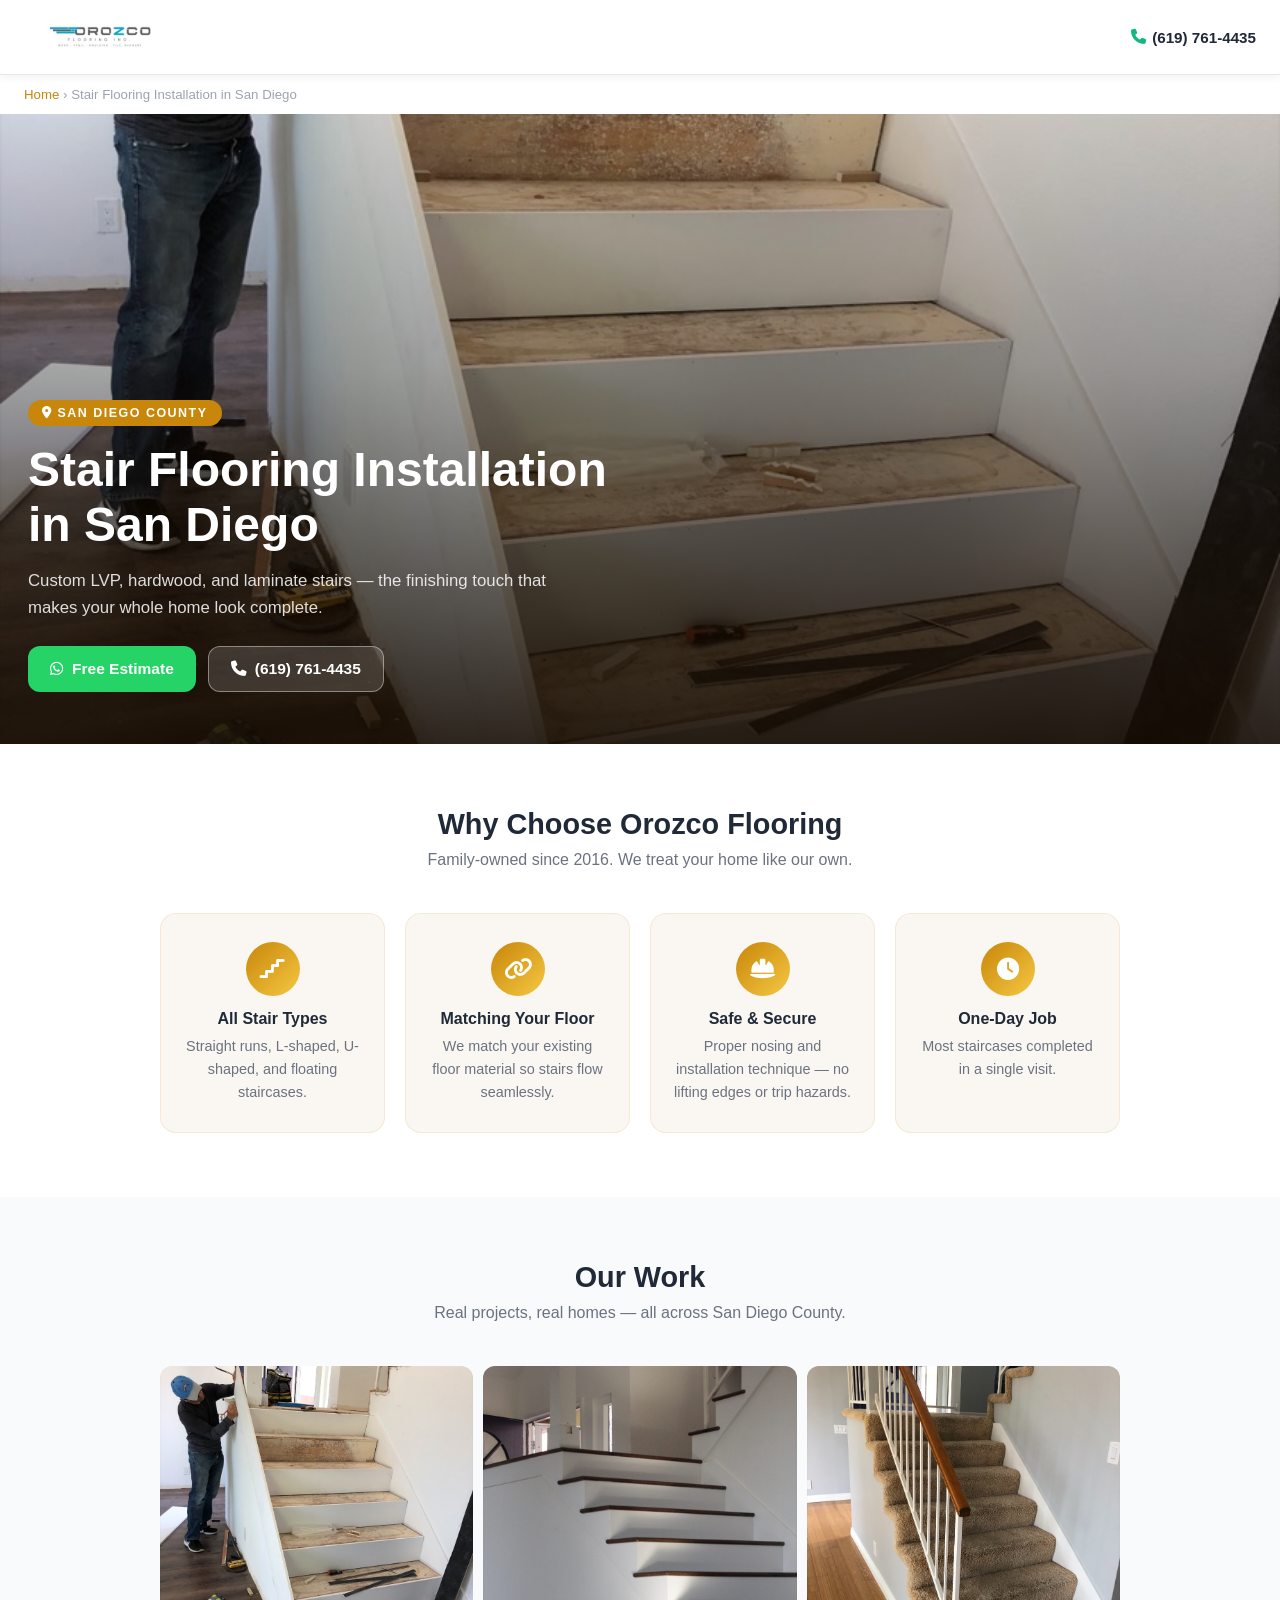
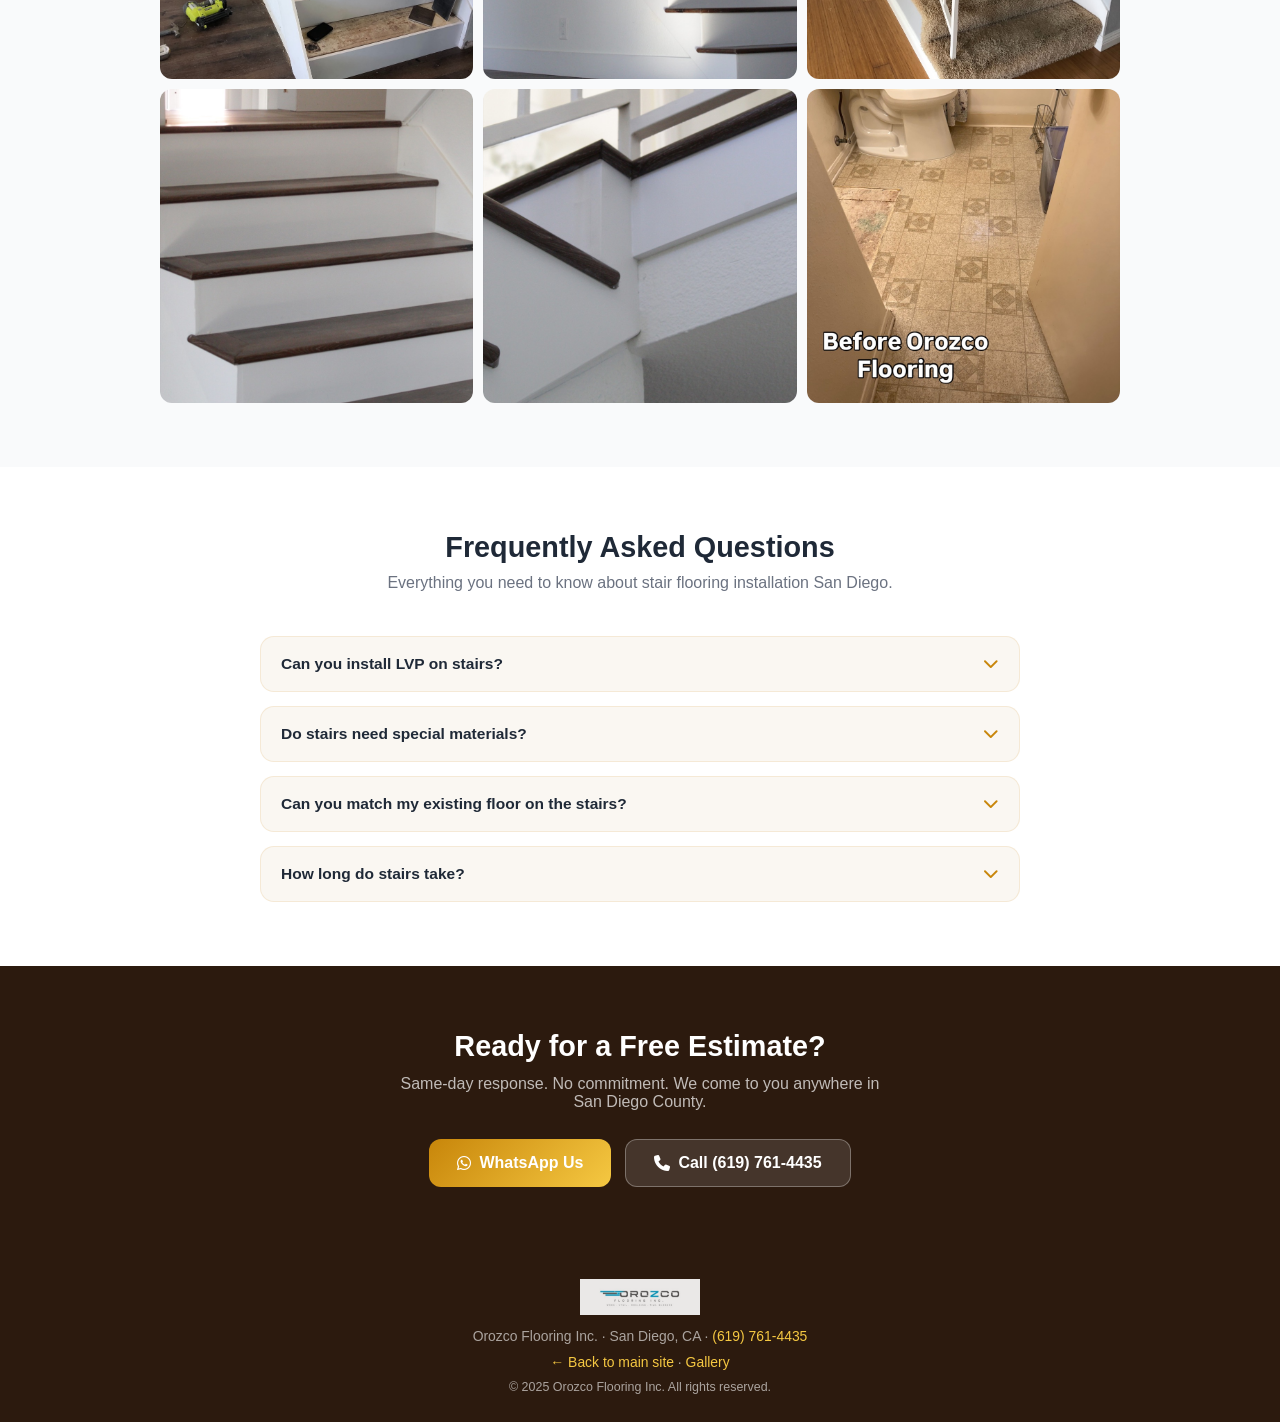
<file: stair-flooring-san-diego.html>
<!DOCTYPE html>
<html lang="en">
<head>
  <meta charset="UTF-8">
  <meta name="viewport" content="width=device-width, initial-scale=1.0">
  <title>Stair Flooring Installation San Diego | Orozco Flooring</title>
  <meta name="description" content="Custom stair flooring in San Diego. LVP, hardwood, and laminate on stairs. Clean finish, fast turnaround. Free estimates. Call (619) 761-4435.">
  <meta property="og:title" content="Stair Flooring Installation San Diego | Orozco Flooring">
  <meta property="og:description" content="Custom stair flooring in San Diego. LVP, hardwood, and laminate on stairs. Clean finish, fast turnaround. Free estimates. Call (619) 761-4435.">
  <meta property="og:image" content="https://orozcoflooringsd.com/images/carousel/c4p1.jpg">
  <meta property="og:url" content="https://orozcoflooringsd.com/stair-flooring-san-diego.html">
  <meta name="twitter:card" content="summary_large_image">
  <link rel="icon" href="/images/favicon.png" type="image/png">
  <link rel="canonical" href="https://orozcoflooringsd.com/stair-flooring-san-diego.html">
  <link rel="stylesheet" href="https://cdnjs.cloudflare.com/ajax/libs/font-awesome/6.5.0/css/all.min.css">
  <script type="application/ld+json">
  {
    "@context": "https://schema.org",
    "@type": "Service",
    "name": "Stair Flooring Installation in San Diego",
    "provider": {
      "@type": "LocalBusiness",
      "name": "Orozco Flooring Inc.",
      "telephone": "+16197614435",
      "url": "https://orozcoflooringsd.com",
      "address": {"@type":"PostalAddress","addressLocality":"San Diego","addressRegion":"CA","addressCountry":"US"}
    },
    "areaServed": "San Diego County, CA",
    "description": "Custom stair flooring in San Diego. LVP, hardwood, and laminate on stairs. Clean finish, fast turnaround. Free estimates. Call (619) 761-4435."
  }
  </script>
  <script type="application/ld+json">
  {
    "@context": "https://schema.org",
    "@type": "FAQPage",
    "mainEntity": [{"@type":"Question","name":"Can you install LVP on stairs?","acceptedAnswer":{"@type":"Answer","text":"Yes. LVP stair noses and treads are available in matching colors. We install a clean, durable finish that handles heavy traffic."}},{"@type":"Question","name":"Do stairs need special materials?","acceptedAnswer":{"@type":"Answer","text":"Yes — stairs require stair nosing pieces and specific installation techniques to ensure safety and a professional look. We handle all of this."}},{"@type":"Question","name":"Can you match my existing floor on the stairs?","acceptedAnswer":{"@type":"Answer","text":"In most cases yes. We'll bring samples to your home during the free estimate to find the best match."}},{"@type":"Question","name":"How long do stairs take?","acceptedAnswer":{"@type":"Answer","text":"A standard 12–16 step staircase is typically completed in one day."}}]
  }
  </script>
  <style>
    *{margin:0;padding:0;box-sizing:border-box}
    :root{--primary:#C8860A;--primary-dark:#A06B05;--accent:#F5C842;--secondary:#2C1A0E}
    body{font-family:'Helvetica Neue',Arial,sans-serif;color:#333;background:#fff}
    html{scroll-behavior:smooth}
    a{text-decoration:none}
    header{background:#fff;padding:12px 24px;display:flex;align-items:center;justify-content:space-between;border-bottom:1px solid #e5e7eb;position:sticky;top:0;z-index:1000;box-shadow:0 2px 8px rgba(0,0,0,.06)}
    header img{height:46px;width:auto}
    .header-phone{display:flex;align-items:center;gap:6px;color:#1f2937;font-weight:700;font-size:.95rem}
    .header-phone i{color:#10b981}
    @media(max-width:500px){.header-phone{display:none}}
    .hero{position:relative;min-height:70vh;display:flex;align-items:flex-end;overflow:hidden}
    .hero img{position:absolute;inset:0;width:100%;height:100%;object-fit:cover}
    .hero-overlay{position:absolute;inset:0;background:linear-gradient(to top,rgba(20,10,0,.88) 0%,rgba(20,10,0,.35) 60%,rgba(20,10,0,.1) 100%)}
    .hero-content{position:relative;z-index:2;padding:40px 28px 52px;max-width:680px}
    .hero-tag{display:inline-block;background:var(--primary);color:#fff;font-size:.78rem;font-weight:700;letter-spacing:1.5px;text-transform:uppercase;padding:6px 14px;border-radius:20px;margin-bottom:16px}
    .hero-content h1{font-size:clamp(1.8rem,4.5vw,3rem);font-weight:900;color:#fff;line-height:1.15;margin-bottom:14px}
    .hero-content p{color:rgba(255,255,255,.85);font-size:1.05rem;line-height:1.65;margin-bottom:24px;max-width:540px}
    .hero-ctas{display:flex;gap:12px;flex-wrap:wrap}
    .btn-wa{display:inline-flex;align-items:center;gap:8px;background:#25D366;color:#fff;padding:13px 22px;border-radius:12px;font-weight:700;font-size:.97rem;transition:background .2s,transform .2s}
    .btn-wa:hover{background:#1ebe5d;transform:translateY(-2px)}
    .btn-est{display:inline-flex;align-items:center;gap:8px;background:rgba(255,255,255,.15);border:1px solid rgba(255,255,255,.4);color:#fff;padding:13px 22px;border-radius:12px;font-weight:600;font-size:.97rem}
    .btn-est:hover{background:rgba(255,255,255,.25)}
    .benefits-section{padding:64px 24px;background:#fff}
    .benefits-section h2,.gallery-section h2,.faq-section h2{text-align:center;font-size:1.8rem;font-weight:800;color:#1f2937;margin-bottom:10px}
    .sec-sub{text-align:center;color:#6b7280;font-size:1rem;margin-bottom:44px;max-width:540px;margin-left:auto;margin-right:auto}
    .benefits-grid{display:grid;grid-template-columns:repeat(auto-fit,minmax(210px,1fr));gap:20px;max-width:960px;margin:0 auto}
    .benefit-card{background:#faf7f2;border-radius:16px;padding:28px 22px;text-align:center;border:1px solid rgba(200,134,10,.12)}
    .benefit-icon{width:54px;height:54px;border-radius:50%;background:linear-gradient(135deg,var(--primary),var(--accent));display:flex;align-items:center;justify-content:center;font-size:1.4rem;color:#fff;margin:0 auto 14px}
    .benefit-card h3{font-size:1rem;font-weight:700;color:#1f2937;margin-bottom:7px}
    .benefit-card p{font-size:.9rem;color:#6b7280;line-height:1.6}
    .gallery-section{padding:64px 24px;background:#f9fafb}
    .photo-grid{display:grid;grid-template-columns:repeat(2,1fr);gap:10px;max-width:960px;margin:36px auto 0}
    @media(min-width:640px){.photo-grid{grid-template-columns:repeat(3,1fr)}}
    .photo-grid img{width:100%;aspect-ratio:1;object-fit:cover;border-radius:12px;display:block}
    .faq-section{padding:64px 24px;background:#fff}
    .faq-list{max-width:760px;margin:36px auto 0;display:flex;flex-direction:column;gap:14px}
    .faq-item{background:#faf7f2;border-radius:14px;border:1px solid rgba(200,134,10,.12);overflow:hidden}
    .faq-q{padding:18px 20px;font-weight:700;color:#1f2937;cursor:pointer;display:flex;justify-content:space-between;align-items:center;font-size:.97rem}
    .faq-q i{color:var(--primary);transition:transform .3s;flex-shrink:0;margin-left:12px}
    .faq-a{padding:0 20px;max-height:0;overflow:hidden;transition:max-height .35s ease,padding .3s;color:#4b5563;font-size:.93rem;line-height:1.7}
    .faq-item.open .faq-a{max-height:200px;padding:0 20px 18px}
    .faq-item.open .faq-q i{transform:rotate(180deg)}
    .cta-section{padding:64px 24px;background:var(--secondary);text-align:center}
    .cta-section h2{color:#fff;font-size:1.8rem;font-weight:800;margin-bottom:12px}
    .cta-section p{color:rgba(255,255,255,.7);font-size:1rem;margin-bottom:28px;max-width:500px;margin-left:auto;margin-right:auto}
    .cta-btns{display:flex;gap:14px;justify-content:center;flex-wrap:wrap}
    .btn-gold{display:inline-flex;align-items:center;gap:8px;background:linear-gradient(135deg,var(--primary),var(--accent));color:#fff;padding:14px 28px;border-radius:12px;font-weight:700;font-size:1rem;transition:opacity .2s,transform .2s}
    .btn-gold:hover{opacity:.9;transform:translateY(-2px)}
    .btn-call{display:inline-flex;align-items:center;gap:8px;background:rgba(255,255,255,.12);border:1px solid rgba(255,255,255,.3);color:#fff;padding:14px 28px;border-radius:12px;font-weight:600;font-size:1rem}
    .btn-call:hover{background:rgba(255,255,255,.2)}
    .breadcrumb{padding:12px 24px;font-size:.83rem;color:#9ca3af}
    .breadcrumb a{color:var(--primary)}
    .mobile-cta-bar{display:none;position:fixed;bottom:0;left:0;right:0;z-index:9999;background:#fff;border-top:1px solid #e5e7eb;box-shadow:0 -4px 16px rgba(0,0,0,.13);padding:10px 14px;gap:10px}
    .mobile-cta-bar a{flex:1;display:flex;align-items:center;justify-content:center;gap:7px;padding:13px 8px;border-radius:12px;font-weight:700;font-size:.95rem;color:#fff;min-height:50px}
    .mob-wa{background:#25D366}.mob-call{background:linear-gradient(135deg,var(--primary),var(--accent))}
    @media(max-width:600px){.mobile-cta-bar{display:flex}body{padding-bottom:74px}}
    footer{background:var(--secondary);color:rgba(255,255,255,.6);text-align:center;padding:28px 20px;font-size:.87rem}
    footer a{color:var(--accent)}
    footer img{height:36px;width:auto;margin-bottom:10px;opacity:.9}
  </style>
</head>
<body>

<header>
  <a href="/"><img src="/images/logo.jpg" alt="Orozco Flooring Inc."></a>
  <a href="tel:+16197614435" class="header-phone"><i class="fas fa-phone"></i> (619) 761-4435</a>
</header>

<div class="breadcrumb"><a href="/">Home</a> › Stair Flooring Installation in San Diego</div>

<section class="hero">
  <img src="/images/carousel/c4p1.jpg" alt="stair flooring installation San Diego">
  <div class="hero-overlay"></div>
  <div class="hero-content">
    <span class="hero-tag"><i class="fas fa-map-marker-alt"></i> San Diego County</span>
    <h1>Stair Flooring Installation in San Diego</h1>
    <p>Custom LVP, hardwood, and laminate stairs — the finishing touch that makes your whole home look complete.</p>
    <div class="hero-ctas">
      <a href="https://wa.me/16197614435?text=Hi%2C+I%27m+interested+in+stair%20flooring%20installation%20San%20Diego+and+would+like+a+free+estimate." target="_blank" class="btn-wa"><i class="fab fa-whatsapp"></i> Free Estimate</a>
      <a href="tel:+16197614435" class="btn-est"><i class="fas fa-phone"></i> (619) 761-4435</a>
    </div>
  </div>
</section>

<section class="benefits-section">
  <h2>Why Choose Orozco Flooring</h2>
  <p class="sec-sub">Family-owned since 2016. We treat your home like our own.</p>
  <div class="benefits-grid">
    <div class="benefit-card"><div class="benefit-icon"><i class="fas fa-stairs"></i></div><h3>All Stair Types</h3><p>Straight runs, L-shaped, U-shaped, and floating staircases.</p></div>
    <div class="benefit-card"><div class="benefit-icon"><i class="fas fa-link"></i></div><h3>Matching Your Floor</h3><p>We match your existing floor material so stairs flow seamlessly.</p></div>
    <div class="benefit-card"><div class="benefit-icon"><i class="fas fa-hard-hat"></i></div><h3>Safe & Secure</h3><p>Proper nosing and installation technique — no lifting edges or trip hazards.</p></div>
    <div class="benefit-card"><div class="benefit-icon"><i class="fas fa-clock"></i></div><h3>One-Day Job</h3><p>Most staircases completed in a single visit.</p></div>

  </div>
</section>

<section class="gallery-section">
  <h2>Our Work</h2>
  <p class="sec-sub">Real projects, real homes — all across San Diego County.</p>
  <div class="photo-grid">
    <img src="/images/carousel/c4p1.jpg" alt="stair flooring installation San Diego" loading="lazy">
    <img src="/images/carousel/c4p2.jpg" alt="stair flooring installation San Diego" loading="lazy">
    <img src="/images/carousel/c4p3.jpg" alt="stair flooring installation San Diego" loading="lazy">
    <img src="/images/carousel/c4p4.jpg" alt="stair flooring installation San Diego" loading="lazy">
    <img src="/images/carousel/c4p5.jpg" alt="stair flooring installation San Diego" loading="lazy">
    <img src="/images/carousel/c1p1.jpg" alt="stair flooring installation San Diego" loading="lazy">

  </div>
</section>

<section class="faq-section">
  <h2>Frequently Asked Questions</h2>
  <p class="sec-sub">Everything you need to know about stair flooring installation San Diego.</p>
  <div class="faq-list">
    <div class="faq-item"><div class="faq-q">Can you install LVP on stairs?<i class="fas fa-chevron-down"></i></div><div class="faq-a">Yes. LVP stair noses and treads are available in matching colors. We install a clean, durable finish that handles heavy traffic.</div></div>
    <div class="faq-item"><div class="faq-q">Do stairs need special materials?<i class="fas fa-chevron-down"></i></div><div class="faq-a">Yes — stairs require stair nosing pieces and specific installation techniques to ensure safety and a professional look. We handle all of this.</div></div>
    <div class="faq-item"><div class="faq-q">Can you match my existing floor on the stairs?<i class="fas fa-chevron-down"></i></div><div class="faq-a">In most cases yes. We'll bring samples to your home during the free estimate to find the best match.</div></div>
    <div class="faq-item"><div class="faq-q">How long do stairs take?<i class="fas fa-chevron-down"></i></div><div class="faq-a">A standard 12–16 step staircase is typically completed in one day.</div></div>

  </div>
</section>

<section class="cta-section">
  <h2>Ready for a Free Estimate?</h2>
  <p>Same-day response. No commitment. We come to you anywhere in San Diego County.</p>
  <div class="cta-btns">
    <a href="https://wa.me/16197614435?text=Hi%2C+I%27d+like+a+free+estimate+for+stair%20flooring%20installation%20San%20Diego." target="_blank" class="btn-gold"><i class="fab fa-whatsapp"></i> WhatsApp Us</a>
    <a href="tel:+16197614435" class="btn-call"><i class="fas fa-phone"></i> Call (619) 761-4435</a>
  </div>
</section>

<div class="mobile-cta-bar">
  <a href="https://wa.me/16197614435" target="_blank" class="mob-wa"><i class="fab fa-whatsapp"></i> WhatsApp</a>
  <a href="tel:+16197614435" class="mob-call"><i class="fas fa-phone"></i> Call Now</a>
</div>

<footer>
  <img src="/images/logo.jpg" alt="Orozco Flooring Inc."><br>
  Orozco Flooring Inc. · San Diego, CA · <a href="tel:+16197614435">(619) 761-4435</a><br>
  <span style="margin-top:10px;display:block"><a href="/">← Back to main site</a> · <a href="/gallery.html">Gallery</a></span>
  <span style="font-size:.78rem;margin-top:10px;display:block">© 2025 Orozco Flooring Inc. All rights reserved.</span>
</footer>

<script>
document.querySelectorAll('.faq-item').forEach(item => {
  item.querySelector('.faq-q').addEventListener('click', () => {
    const open = item.classList.toggle('open');
    document.querySelectorAll('.faq-item').forEach(o => { if(o!==item) o.classList.remove('open'); });
  });
});
</script>
</body>
</html>
</file>
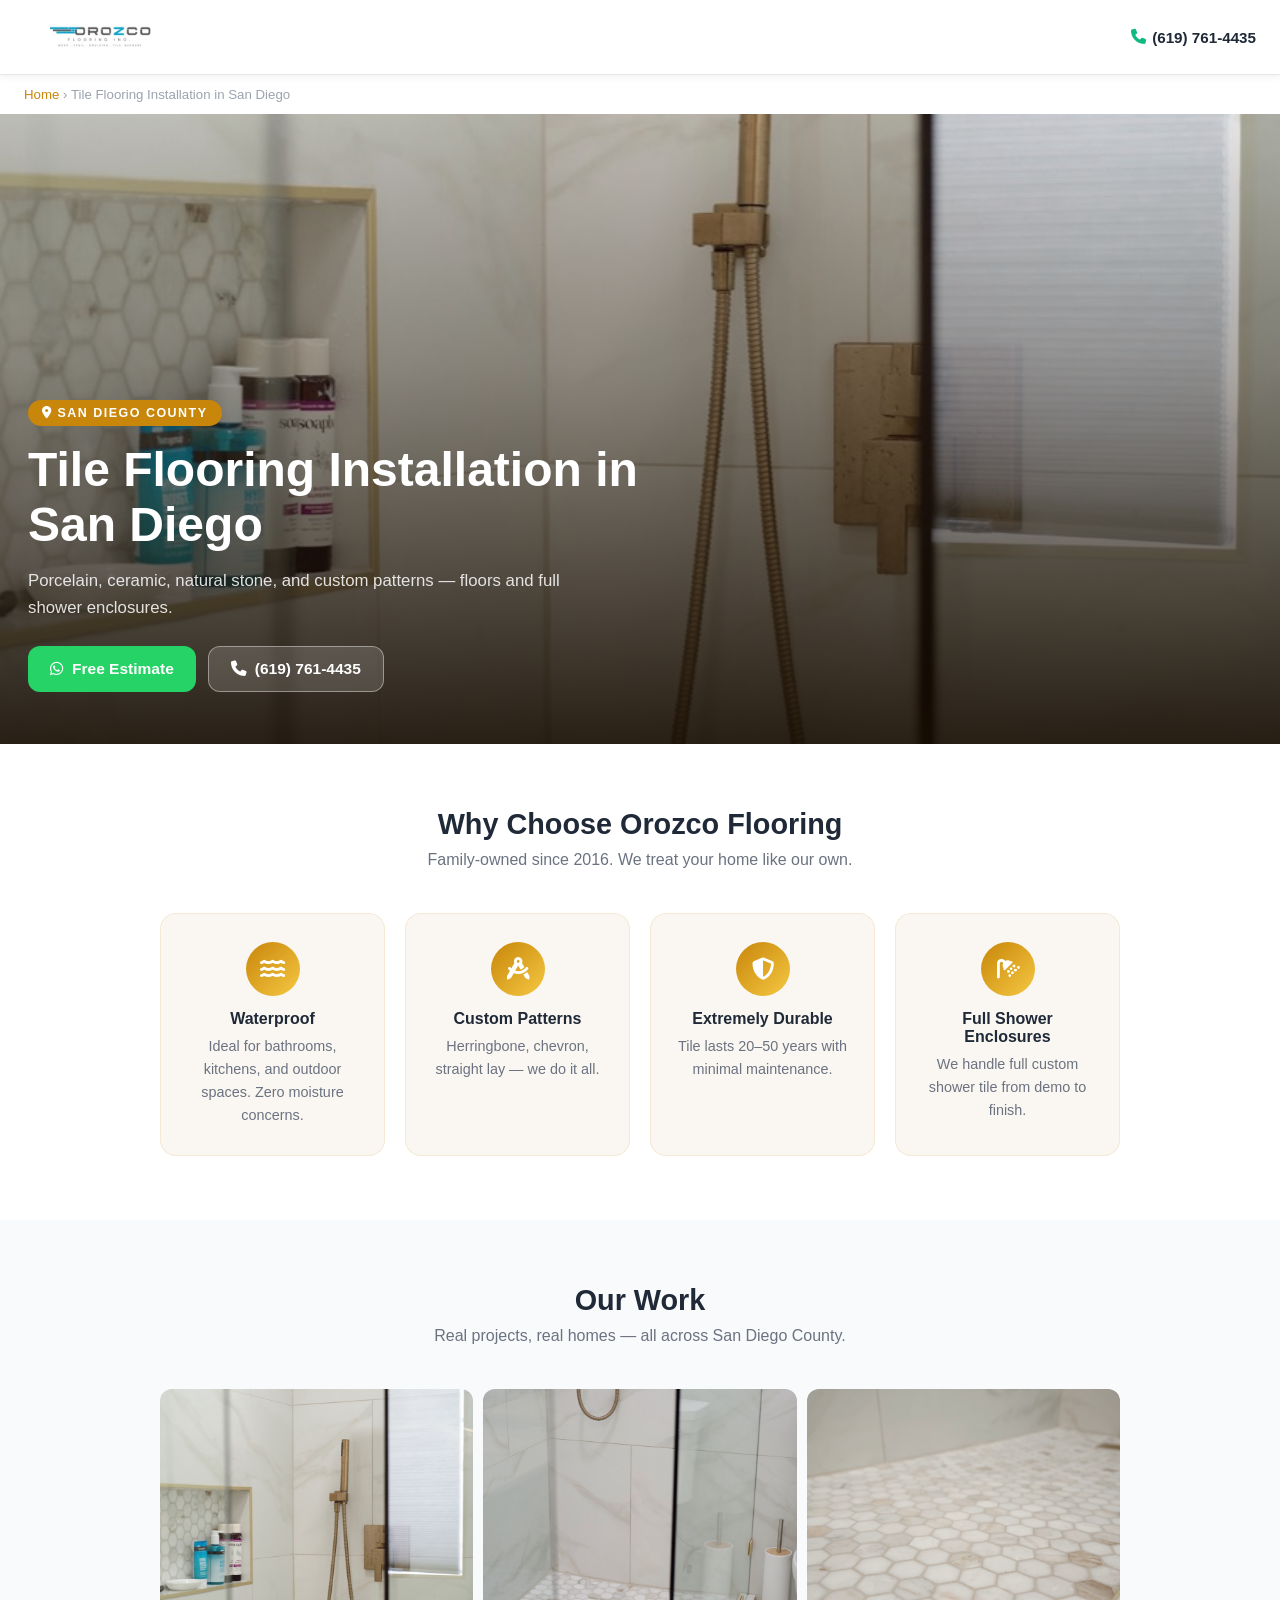
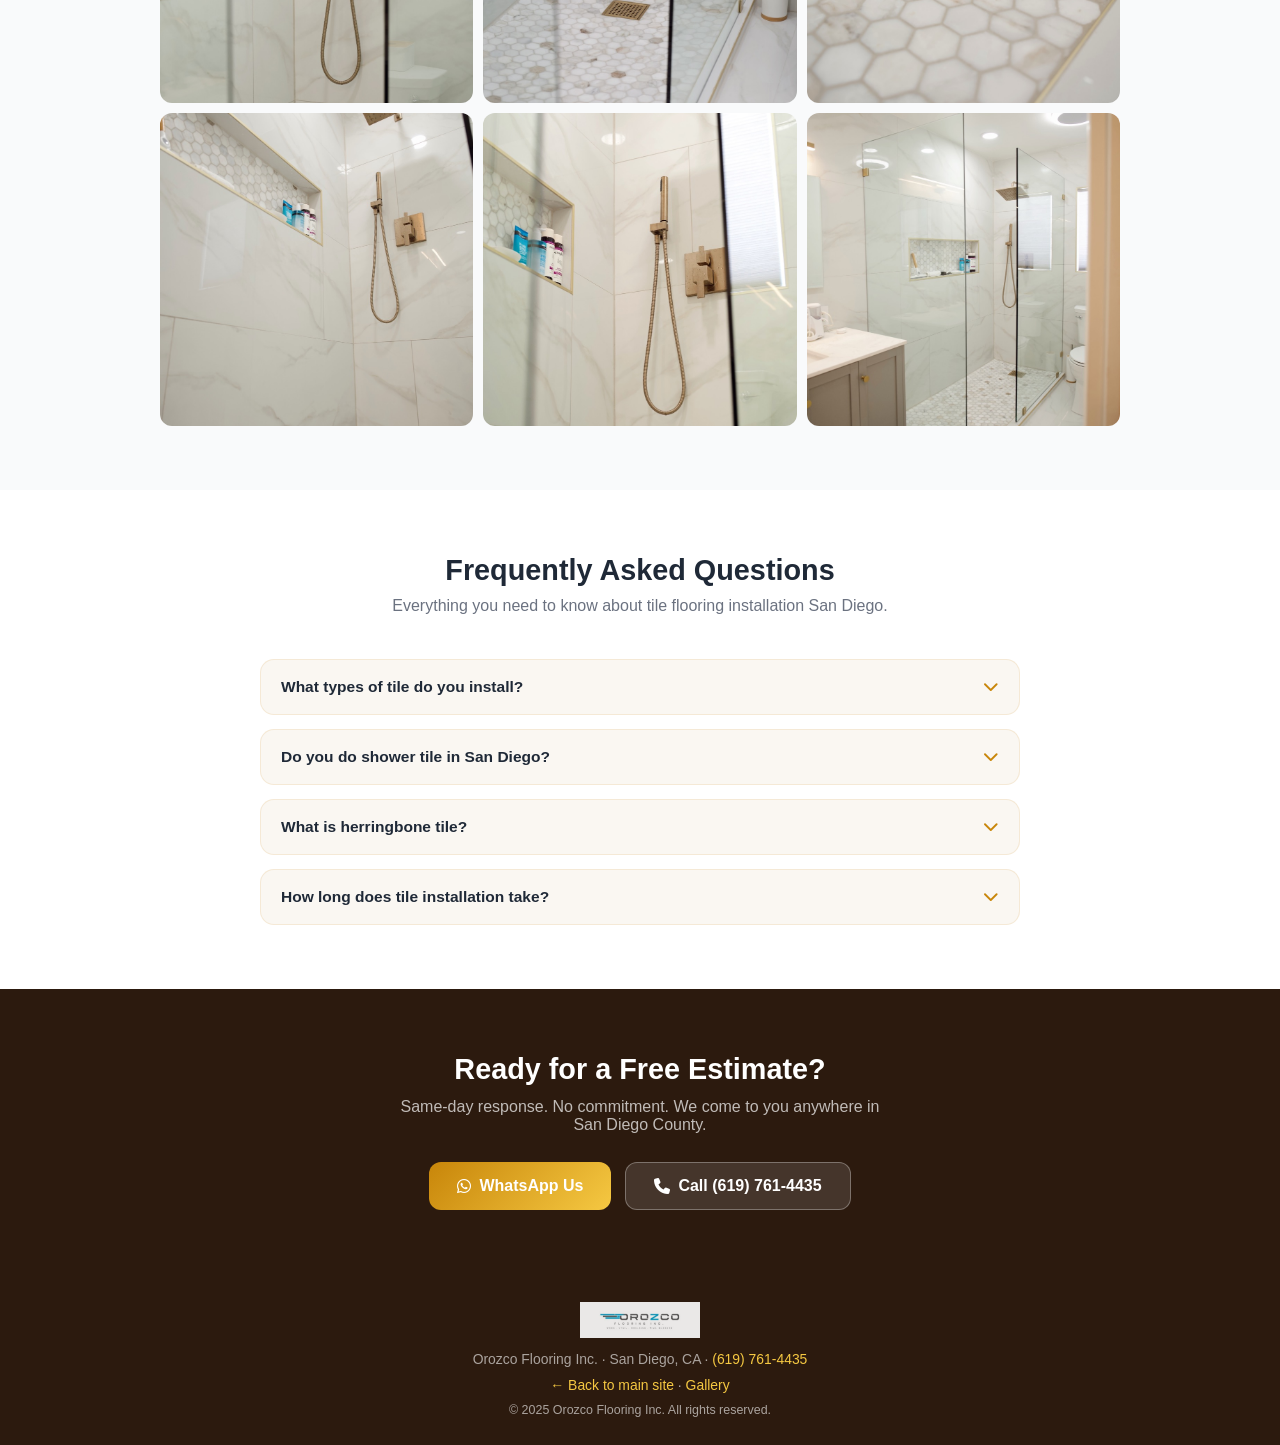
<file: tile-flooring-san-diego.html>
<!DOCTYPE html>
<html lang="en">
<head>
  <meta charset="UTF-8">
  <meta name="viewport" content="width=device-width, initial-scale=1.0">
  <title>Tile Flooring Installation San Diego | Orozco Flooring</title>
  <meta name="description" content="Professional tile installation in San Diego. Porcelain, ceramic, natural stone, herringbone, showers. Family-owned. Free estimates. Call (619) 761-4435.">
  <meta property="og:title" content="Tile Flooring Installation San Diego | Orozco Flooring">
  <meta property="og:description" content="Professional tile installation in San Diego. Porcelain, ceramic, natural stone, herringbone, showers. Family-owned. Free estimates. Call (619) 761-4435.">
  <meta property="og:image" content="https://orozcoflooringsd.com/images/carousel/c6p1.jpg">
  <meta property="og:url" content="https://orozcoflooringsd.com/tile-flooring-san-diego.html">
  <meta name="twitter:card" content="summary_large_image">
  <link rel="icon" href="/images/favicon.png" type="image/png">
  <link rel="canonical" href="https://orozcoflooringsd.com/tile-flooring-san-diego.html">
  <link rel="stylesheet" href="https://cdnjs.cloudflare.com/ajax/libs/font-awesome/6.5.0/css/all.min.css">
  <script type="application/ld+json">
  {
    "@context": "https://schema.org",
    "@type": "Service",
    "name": "Tile Flooring Installation in San Diego",
    "provider": {
      "@type": "LocalBusiness",
      "name": "Orozco Flooring Inc.",
      "telephone": "+16197614435",
      "url": "https://orozcoflooringsd.com",
      "address": {"@type":"PostalAddress","addressLocality":"San Diego","addressRegion":"CA","addressCountry":"US"}
    },
    "areaServed": "San Diego County, CA",
    "description": "Professional tile installation in San Diego. Porcelain, ceramic, natural stone, herringbone, showers. Family-owned. Free estimates. Call (619) 761-4435."
  }
  </script>
  <script type="application/ld+json">
  {
    "@context": "https://schema.org",
    "@type": "FAQPage",
    "mainEntity": [{"@type":"Question","name":"What types of tile do you install?","acceptedAnswer":{"@type":"Answer","text":"We install porcelain, ceramic, natural stone, travertine, and marble — for floors, showers, bathrooms, kitchens, and outdoor spaces."}},{"@type":"Question","name":"Do you do shower tile in San Diego?","acceptedAnswer":{"@type":"Answer","text":"Yes. Full custom shower enclosures including walls, floor, niche shelves, and curbs. We handle demo, waterproofing, and full installation."}},{"@type":"Question","name":"What is herringbone tile?","acceptedAnswer":{"@type":"Answer","text":"Herringbone is a diagonal zigzag pattern that adds a designer look to any room. We specialize in herringbone tile layouts for floors and backsplashes."}},{"@type":"Question","name":"How long does tile installation take?","acceptedAnswer":{"@type":"Answer","text":"A bathroom floor takes 1–2 days. A full shower enclosure typically takes 3–4 days including curing time."}}]
  }
  </script>
  <style>
    *{margin:0;padding:0;box-sizing:border-box}
    :root{--primary:#C8860A;--primary-dark:#A06B05;--accent:#F5C842;--secondary:#2C1A0E}
    body{font-family:'Helvetica Neue',Arial,sans-serif;color:#333;background:#fff}
    html{scroll-behavior:smooth}
    a{text-decoration:none}
    header{background:#fff;padding:12px 24px;display:flex;align-items:center;justify-content:space-between;border-bottom:1px solid #e5e7eb;position:sticky;top:0;z-index:1000;box-shadow:0 2px 8px rgba(0,0,0,.06)}
    header img{height:46px;width:auto}
    .header-phone{display:flex;align-items:center;gap:6px;color:#1f2937;font-weight:700;font-size:.95rem}
    .header-phone i{color:#10b981}
    @media(max-width:500px){.header-phone{display:none}}
    .hero{position:relative;min-height:70vh;display:flex;align-items:flex-end;overflow:hidden}
    .hero img{position:absolute;inset:0;width:100%;height:100%;object-fit:cover}
    .hero-overlay{position:absolute;inset:0;background:linear-gradient(to top,rgba(20,10,0,.88) 0%,rgba(20,10,0,.35) 60%,rgba(20,10,0,.1) 100%)}
    .hero-content{position:relative;z-index:2;padding:40px 28px 52px;max-width:680px}
    .hero-tag{display:inline-block;background:var(--primary);color:#fff;font-size:.78rem;font-weight:700;letter-spacing:1.5px;text-transform:uppercase;padding:6px 14px;border-radius:20px;margin-bottom:16px}
    .hero-content h1{font-size:clamp(1.8rem,4.5vw,3rem);font-weight:900;color:#fff;line-height:1.15;margin-bottom:14px}
    .hero-content p{color:rgba(255,255,255,.85);font-size:1.05rem;line-height:1.65;margin-bottom:24px;max-width:540px}
    .hero-ctas{display:flex;gap:12px;flex-wrap:wrap}
    .btn-wa{display:inline-flex;align-items:center;gap:8px;background:#25D366;color:#fff;padding:13px 22px;border-radius:12px;font-weight:700;font-size:.97rem;transition:background .2s,transform .2s}
    .btn-wa:hover{background:#1ebe5d;transform:translateY(-2px)}
    .btn-est{display:inline-flex;align-items:center;gap:8px;background:rgba(255,255,255,.15);border:1px solid rgba(255,255,255,.4);color:#fff;padding:13px 22px;border-radius:12px;font-weight:600;font-size:.97rem}
    .btn-est:hover{background:rgba(255,255,255,.25)}
    .benefits-section{padding:64px 24px;background:#fff}
    .benefits-section h2,.gallery-section h2,.faq-section h2{text-align:center;font-size:1.8rem;font-weight:800;color:#1f2937;margin-bottom:10px}
    .sec-sub{text-align:center;color:#6b7280;font-size:1rem;margin-bottom:44px;max-width:540px;margin-left:auto;margin-right:auto}
    .benefits-grid{display:grid;grid-template-columns:repeat(auto-fit,minmax(210px,1fr));gap:20px;max-width:960px;margin:0 auto}
    .benefit-card{background:#faf7f2;border-radius:16px;padding:28px 22px;text-align:center;border:1px solid rgba(200,134,10,.12)}
    .benefit-icon{width:54px;height:54px;border-radius:50%;background:linear-gradient(135deg,var(--primary),var(--accent));display:flex;align-items:center;justify-content:center;font-size:1.4rem;color:#fff;margin:0 auto 14px}
    .benefit-card h3{font-size:1rem;font-weight:700;color:#1f2937;margin-bottom:7px}
    .benefit-card p{font-size:.9rem;color:#6b7280;line-height:1.6}
    .gallery-section{padding:64px 24px;background:#f9fafb}
    .photo-grid{display:grid;grid-template-columns:repeat(2,1fr);gap:10px;max-width:960px;margin:36px auto 0}
    @media(min-width:640px){.photo-grid{grid-template-columns:repeat(3,1fr)}}
    .photo-grid img{width:100%;aspect-ratio:1;object-fit:cover;border-radius:12px;display:block}
    .faq-section{padding:64px 24px;background:#fff}
    .faq-list{max-width:760px;margin:36px auto 0;display:flex;flex-direction:column;gap:14px}
    .faq-item{background:#faf7f2;border-radius:14px;border:1px solid rgba(200,134,10,.12);overflow:hidden}
    .faq-q{padding:18px 20px;font-weight:700;color:#1f2937;cursor:pointer;display:flex;justify-content:space-between;align-items:center;font-size:.97rem}
    .faq-q i{color:var(--primary);transition:transform .3s;flex-shrink:0;margin-left:12px}
    .faq-a{padding:0 20px;max-height:0;overflow:hidden;transition:max-height .35s ease,padding .3s;color:#4b5563;font-size:.93rem;line-height:1.7}
    .faq-item.open .faq-a{max-height:200px;padding:0 20px 18px}
    .faq-item.open .faq-q i{transform:rotate(180deg)}
    .cta-section{padding:64px 24px;background:var(--secondary);text-align:center}
    .cta-section h2{color:#fff;font-size:1.8rem;font-weight:800;margin-bottom:12px}
    .cta-section p{color:rgba(255,255,255,.7);font-size:1rem;margin-bottom:28px;max-width:500px;margin-left:auto;margin-right:auto}
    .cta-btns{display:flex;gap:14px;justify-content:center;flex-wrap:wrap}
    .btn-gold{display:inline-flex;align-items:center;gap:8px;background:linear-gradient(135deg,var(--primary),var(--accent));color:#fff;padding:14px 28px;border-radius:12px;font-weight:700;font-size:1rem;transition:opacity .2s,transform .2s}
    .btn-gold:hover{opacity:.9;transform:translateY(-2px)}
    .btn-call{display:inline-flex;align-items:center;gap:8px;background:rgba(255,255,255,.12);border:1px solid rgba(255,255,255,.3);color:#fff;padding:14px 28px;border-radius:12px;font-weight:600;font-size:1rem}
    .btn-call:hover{background:rgba(255,255,255,.2)}
    .breadcrumb{padding:12px 24px;font-size:.83rem;color:#9ca3af}
    .breadcrumb a{color:var(--primary)}
    .mobile-cta-bar{display:none;position:fixed;bottom:0;left:0;right:0;z-index:9999;background:#fff;border-top:1px solid #e5e7eb;box-shadow:0 -4px 16px rgba(0,0,0,.13);padding:10px 14px;gap:10px}
    .mobile-cta-bar a{flex:1;display:flex;align-items:center;justify-content:center;gap:7px;padding:13px 8px;border-radius:12px;font-weight:700;font-size:.95rem;color:#fff;min-height:50px}
    .mob-wa{background:#25D366}.mob-call{background:linear-gradient(135deg,var(--primary),var(--accent))}
    @media(max-width:600px){.mobile-cta-bar{display:flex}body{padding-bottom:74px}}
    footer{background:var(--secondary);color:rgba(255,255,255,.6);text-align:center;padding:28px 20px;font-size:.87rem}
    footer a{color:var(--accent)}
    footer img{height:36px;width:auto;margin-bottom:10px;opacity:.9}
  </style>
</head>
<body>

<header>
  <a href="/"><img src="/images/logo.jpg" alt="Orozco Flooring Inc."></a>
  <a href="tel:+16197614435" class="header-phone"><i class="fas fa-phone"></i> (619) 761-4435</a>
</header>

<div class="breadcrumb"><a href="/">Home</a> › Tile Flooring Installation in San Diego</div>

<section class="hero">
  <img src="/images/carousel/c6p1.jpg" alt="tile flooring installation San Diego">
  <div class="hero-overlay"></div>
  <div class="hero-content">
    <span class="hero-tag"><i class="fas fa-map-marker-alt"></i> San Diego County</span>
    <h1>Tile Flooring Installation in San Diego</h1>
    <p>Porcelain, ceramic, natural stone, and custom patterns — floors and full shower enclosures.</p>
    <div class="hero-ctas">
      <a href="https://wa.me/16197614435?text=Hi%2C+I%27m+interested+in+tile%20flooring%20installation%20San%20Diego+and+would+like+a+free+estimate." target="_blank" class="btn-wa"><i class="fab fa-whatsapp"></i> Free Estimate</a>
      <a href="tel:+16197614435" class="btn-est"><i class="fas fa-phone"></i> (619) 761-4435</a>
    </div>
  </div>
</section>

<section class="benefits-section">
  <h2>Why Choose Orozco Flooring</h2>
  <p class="sec-sub">Family-owned since 2016. We treat your home like our own.</p>
  <div class="benefits-grid">
    <div class="benefit-card"><div class="benefit-icon"><i class="fas fa-water"></i></div><h3>Waterproof</h3><p>Ideal for bathrooms, kitchens, and outdoor spaces. Zero moisture concerns.</p></div>
    <div class="benefit-card"><div class="benefit-icon"><i class="fas fa-drafting-compass"></i></div><h3>Custom Patterns</h3><p>Herringbone, chevron, straight lay — we do it all.</p></div>
    <div class="benefit-card"><div class="benefit-icon"><i class="fas fa-shield-halved"></i></div><h3>Extremely Durable</h3><p>Tile lasts 20–50 years with minimal maintenance.</p></div>
    <div class="benefit-card"><div class="benefit-icon"><i class="fas fa-shower"></i></div><h3>Full Shower Enclosures</h3><p>We handle full custom shower tile from demo to finish.</p></div>

  </div>
</section>

<section class="gallery-section">
  <h2>Our Work</h2>
  <p class="sec-sub">Real projects, real homes — all across San Diego County.</p>
  <div class="photo-grid">
    <img src="/images/carousel/c6p1.jpg" alt="tile flooring installation San Diego" loading="lazy">
    <img src="/images/carousel/c6p2.jpg" alt="tile flooring installation San Diego" loading="lazy">
    <img src="/images/carousel/c6p3.jpg" alt="tile flooring installation San Diego" loading="lazy">
    <img src="/images/carousel/c6p4.jpg" alt="tile flooring installation San Diego" loading="lazy">
    <img src="/images/carousel/c6p5.jpg" alt="tile flooring installation San Diego" loading="lazy">
    <img src="/images/carousel/c6p6.jpg" alt="tile flooring installation San Diego" loading="lazy">

  </div>
</section>

<section class="faq-section">
  <h2>Frequently Asked Questions</h2>
  <p class="sec-sub">Everything you need to know about tile flooring installation San Diego.</p>
  <div class="faq-list">
    <div class="faq-item"><div class="faq-q">What types of tile do you install?<i class="fas fa-chevron-down"></i></div><div class="faq-a">We install porcelain, ceramic, natural stone, travertine, and marble — for floors, showers, bathrooms, kitchens, and outdoor spaces.</div></div>
    <div class="faq-item"><div class="faq-q">Do you do shower tile in San Diego?<i class="fas fa-chevron-down"></i></div><div class="faq-a">Yes. Full custom shower enclosures including walls, floor, niche shelves, and curbs. We handle demo, waterproofing, and full installation.</div></div>
    <div class="faq-item"><div class="faq-q">What is herringbone tile?<i class="fas fa-chevron-down"></i></div><div class="faq-a">Herringbone is a diagonal zigzag pattern that adds a designer look to any room. We specialize in herringbone tile layouts for floors and backsplashes.</div></div>
    <div class="faq-item"><div class="faq-q">How long does tile installation take?<i class="fas fa-chevron-down"></i></div><div class="faq-a">A bathroom floor takes 1–2 days. A full shower enclosure typically takes 3–4 days including curing time.</div></div>

  </div>
</section>

<section class="cta-section">
  <h2>Ready for a Free Estimate?</h2>
  <p>Same-day response. No commitment. We come to you anywhere in San Diego County.</p>
  <div class="cta-btns">
    <a href="https://wa.me/16197614435?text=Hi%2C+I%27d+like+a+free+estimate+for+tile%20flooring%20installation%20San%20Diego." target="_blank" class="btn-gold"><i class="fab fa-whatsapp"></i> WhatsApp Us</a>
    <a href="tel:+16197614435" class="btn-call"><i class="fas fa-phone"></i> Call (619) 761-4435</a>
  </div>
</section>

<div class="mobile-cta-bar">
  <a href="https://wa.me/16197614435" target="_blank" class="mob-wa"><i class="fab fa-whatsapp"></i> WhatsApp</a>
  <a href="tel:+16197614435" class="mob-call"><i class="fas fa-phone"></i> Call Now</a>
</div>

<footer>
  <img src="/images/logo.jpg" alt="Orozco Flooring Inc."><br>
  Orozco Flooring Inc. · San Diego, CA · <a href="tel:+16197614435">(619) 761-4435</a><br>
  <span style="margin-top:10px;display:block"><a href="/">← Back to main site</a> · <a href="/gallery.html">Gallery</a></span>
  <span style="font-size:.78rem;margin-top:10px;display:block">© 2025 Orozco Flooring Inc. All rights reserved.</span>
</footer>

<script>
document.querySelectorAll('.faq-item').forEach(item => {
  item.querySelector('.faq-q').addEventListener('click', () => {
    const open = item.classList.toggle('open');
    document.querySelectorAll('.faq-item').forEach(o => { if(o!==item) o.classList.remove('open'); });
  });
});
</script>
</body>
</html>
</file>
<file: styles.css>
/* === CSS RESET & BASE === */
* { margin: 0; padding: 0; box-sizing: border-box; }

:root {
  --primary: #C8860A;
  --primary-dark: #A06B05;
  --secondary: #2C1A0E;
  --accent: #F5C842;
  --success: #059669;
  --dark: #1f2937;
  --text: #374151;
  --text-light: #6b7280;
  --bg-light: #f9fafb;
  --bg-lighter: #faf7f2;
  --white: #ffffff;
  --border: #e5e7eb;
  --shadow-sm: 0 2px 4px rgba(0,0,0,0.05);
  --shadow-md: 0 4px 12px rgba(0,0,0,0.08);
  --shadow-lg: 0 8px 20px rgba(0,0,0,0.15);
  --radius-sm: 12px;
  --radius-md: 16px;
  --radius-lg: 20px;
}

body {
  font-family: 'Helvetica Neue', Arial, sans-serif;
  margin: 0; padding: 0;
  background-color: #f9fafb;
  color: #333;
}

html { scroll-behavior: smooth; }

/* === HEADER === */
header {
  background-color: #ffffff;
  padding: 10px 30px;
  display: flex;
  align-items: center;
  justify-content: space-between;
  border-bottom: 1px solid #e5e7eb;
  position: sticky;
  top: 0; z-index: 1000;
  box-shadow: 0 2px 4px rgba(0,0,0,0.05);
}

header .logo-container { display: flex; align-items: center; gap: 15px; }
header img { height: 50px; }
header .clinic-name {
  font-size: 1.1rem; font-weight: 700;
  color: #1f2937; text-transform: uppercase; letter-spacing: 1px;
}
.header-contact { display: flex; align-items: center; gap: 20px; }
.header-phone {
  color: #1f2937; text-decoration: none;
  font-weight: 600; font-size: 0.95rem;
  display: flex; align-items: center; gap: 6px;
}
.header-phone i { color: #10b981; }
.header-phone:hover { color: var(--primary); }

@media (max-width: 768px) { .header-contact { display: none; } }

/* === BUTTONS === */
.contact-buttons {
  display: grid; grid-template-columns: repeat(2, 1fr);
  gap: 12px; max-width: 520px; margin: 24px auto 0 auto;
}

.btn {
  display: flex; align-items: center; gap: 10px;
  text-decoration: none; padding: 14px 22px;
  border-radius: 12px; font-weight: 600;
  font-size: 1rem; color: white;
  transition: all 0.3s ease; cursor: pointer; border: none;
}
.btn i { font-size: 1.2rem; }
.btn.whatsapp { background-color: #25d366; }
.btn.whatsapp:hover { background-color: #1ebe5d; transform: translateY(-2px); }
.btn.sms { background-color: #6366f1; }
.btn.sms:hover { background-color: #4f46e5; transform: translateY(-2px); }
.btn.messenger { background-color: #0084ff; }
.btn.messenger:hover { background-color: #006fe0; transform: translateY(-2px); }
.btn.call { background-color: #10b981; }
.btn.call:hover { background-color: #059669; transform: translateY(-2px); }

.btn-primary {
  display: inline-flex; align-items: center; justify-content: center; gap: 12px;
  text-decoration: none; padding: 14px 32px; border-radius: 12px;
  font-weight: 600; font-size: 1rem; color: white;
  background: linear-gradient(135deg, var(--primary), var(--accent));
  transition: all 0.3s ease; margin-top: 15px; border: none;
  cursor: pointer; box-shadow: 0 4px 12px rgba(200,134,10,0.35);
}
.btn-primary:hover {
  background: linear-gradient(135deg, var(--primary-dark), #D4A82A);
  box-shadow: 0 6px 16px rgba(200,134,10,0.45); transform: translateY(-2px);
}

/* === FOOTER === */
footer {
  background-color: var(--secondary);
  color: rgba(255,255,255,0.75);
  padding: 50px 30px 30px 30px;
}
.footer-grid {
  display: grid; grid-template-columns: repeat(auto-fit, minmax(200px,1fr));
  gap: 40px; max-width: 1100px; margin: 0 auto 40px auto;
}
.footer-col h4 {
  color: white; font-size: 1rem; font-weight: 700;
  margin-bottom: 16px; text-transform: uppercase; letter-spacing: 1px;
}
.footer-col ul { list-style: none; }
.footer-col ul li { margin-bottom: 10px; }
.footer-col ul li a { color: rgba(255,255,255,0.65); text-decoration: none; font-size: 0.93rem; transition: color 0.2s; }
.footer-col ul li a:hover { color: var(--accent); }
.footer-col p { font-size: 0.93rem; line-height: 1.7; color: rgba(255,255,255,0.65); }
.footer-bottom {
  border-top: 1px solid rgba(255,255,255,0.1);
  padding-top: 25px; text-align: center;
  font-size: 0.85rem; color: rgba(255,255,255,0.45);
}

/* === CUSTOM STEPS SECTION === */
.custom-steps-section {
  background: var(--secondary);
  padding: 0 0 60px 0;
}
.custom-steps-video-wrap {
  width: 100%;
  line-height: 0;
}
.custom-steps-video-wrap video {
  width: 100%;
  display: block;
  max-height: 520px;
  object-fit: cover;
}
.custom-steps-text {
  max-width: 760px;
  margin: 0 auto;
  padding: 48px 20px 0 20px;
  text-align: center;
}
.custom-steps-text h2 {
  color: white;
  font-size: 2rem;
  font-weight: 800;
  margin-bottom: 16px;
}
.custom-steps-text p {
  color: rgba(255,255,255,0.75);
  font-size: 1.05rem;
  line-height: 1.7;
  margin-bottom: 28px;
}
.btn-primary-gold {
  display: inline-block;
  background: var(--primary);
  color: white;
  padding: 14px 30px;
  border-radius: 12px;
  font-weight: 700;
  font-size: 1rem;
  text-decoration: none;
  transition: background 0.2s, transform 0.2s;
}
.btn-primary-gold:hover {
  background: var(--primary-dark);
  transform: translateY(-2px);
}
@media (max-width: 600px) {
  .custom-steps-text h2 { font-size: 1.6rem; }
}

/* === MOBILE STICKY BOTTOM CTA BAR === */
.mobile-cta-bar {
  display: none;
  position: fixed;
  bottom: 0; left: 0; right: 0;
  z-index: 9999;
  background: #ffffff;
  border-top: 1px solid #e5e7eb;
  box-shadow: 0 -4px 16px rgba(0,0,0,0.13);
  padding: 10px 14px;
  gap: 10px;
}
.mobile-cta-bar a {
  flex: 1;
  display: flex;
  align-items: center;
  justify-content: center;
  gap: 7px;
  padding: 13px 8px;
  border-radius: 12px;
  font-weight: 700;
  font-size: 0.95rem;
  text-decoration: none;
  color: white;
  min-height: 50px;
  transition: opacity 0.2s;
}
.mobile-cta-bar a:active { opacity: 0.85; }
.mobile-cta-bar .mob-wa { background: #25D366; }
.mobile-cta-bar .mob-call { background: linear-gradient(135deg, var(--primary), var(--accent)); }
.mobile-cta-bar i { font-size: 1.1rem; }

@media (max-width: 600px) {
  .mobile-cta-bar { display: flex; }
  body { padding-bottom: 74px; }
}

/* ================================================
   INSTAGRAM-STYLE CAROUSELS
   ================================================ */
.ig-grid {
  display: grid;
  grid-template-columns: repeat(2, 1fr);
  gap: 16px;
  max-width: 1200px;
  margin: 0 auto;
  padding: 0 12px;
}
@media (min-width: 768px) { .ig-grid { grid-template-columns: repeat(3, 1fr); } }
@media (max-width: 480px) { .ig-grid { grid-template-columns: 1fr; gap: 12px; } }

.ig-carousel {
  position: relative;
  border-radius: 16px;
  overflow: hidden;
  background: #111;
  aspect-ratio: 1;
  box-shadow: 0 4px 16px rgba(0,0,0,0.15);
}
.ig-label {
  position: absolute;
  top: 0; left: 0; right: 0;
  z-index: 10;
  padding: 10px 14px;
  background: linear-gradient(to bottom, rgba(0,0,0,0.55), transparent);
  color: white;
  font-size: 0.78rem;
  font-weight: 600;
  letter-spacing: 0.3px;
}
.ig-label i { margin-right: 5px; color: var(--accent); }
.ig-track { width: 100%; height: 100%; position: relative; }
.ig-slide {
  position: absolute; inset: 0;
  opacity: 0;
  transition: opacity 0.35s ease;
}
.ig-slide.active { opacity: 1; }
.ig-slide img {
  width: 100%; height: 100%;
  object-fit: cover; display: block;
}
/* Arrows */
.ig-prev, .ig-next {
  position: absolute; top: 50%; transform: translateY(-50%);
  z-index: 20;
  background: rgba(255,255,255,0.85);
  border: none; border-radius: 50%;
  width: 32px; height: 32px;
  font-size: 1.2rem; line-height: 1;
  cursor: pointer; display: flex; align-items: center; justify-content: center;
  box-shadow: 0 2px 8px rgba(0,0,0,0.25);
  transition: background 0.2s;
  padding: 0;
}
.ig-prev { left: 8px; }
.ig-next { right: 8px; }
.ig-prev:hover, .ig-next:hover { background: white; }
/* Dots */
.ig-dots {
  position: absolute; bottom: 28px; left: 0; right: 0;
  display: flex; justify-content: center; gap: 5px; z-index: 10;
}
.ig-dot {
  width: 6px; height: 6px; border-radius: 50%;
  background: rgba(255,255,255,0.5);
  transition: background 0.2s, transform 0.2s;
}
.ig-dot.active { background: white; transform: scale(1.3); }
/* Counter */
.ig-counter {
  position: absolute; bottom: 8px; right: 12px;
  z-index: 10;
  background: rgba(0,0,0,0.5);
  color: white; font-size: 0.72rem; font-weight: 600;
  padding: 3px 8px; border-radius: 20px;
}

/* ================================================
   VIDEO GRID SECTION
   ================================================ */
.video-grid-section {
  padding: 60px 20px;
  background: #111;
}
.video-grid-section h2 {
  text-align: center; color: white;
  font-size: 2rem; font-weight: 800; margin-bottom: 10px;
}
.video-grid-section .section-subtitle { color: rgba(255,255,255,0.6); }
.video-grid {
  display: grid;
  grid-template-columns: repeat(2, 1fr);
  gap: 10px;
  max-width: 1200px;
  margin: 36px auto 0;
}
@media (min-width: 768px) { .video-grid { grid-template-columns: repeat(3, 1fr); } }
@media (min-width: 1100px) { .video-grid { grid-template-columns: repeat(5, 1fr); } }
@media (max-width: 480px) { .video-grid { grid-template-columns: 1fr 1fr; gap: 6px; } }
.vg-item {
  border-radius: 12px; overflow: hidden;
  aspect-ratio: 9/16;
  background: #222;
}
.vg-item video {
  width: 100%; height: 100%;
  object-fit: cover; display: block;
}
</file>
